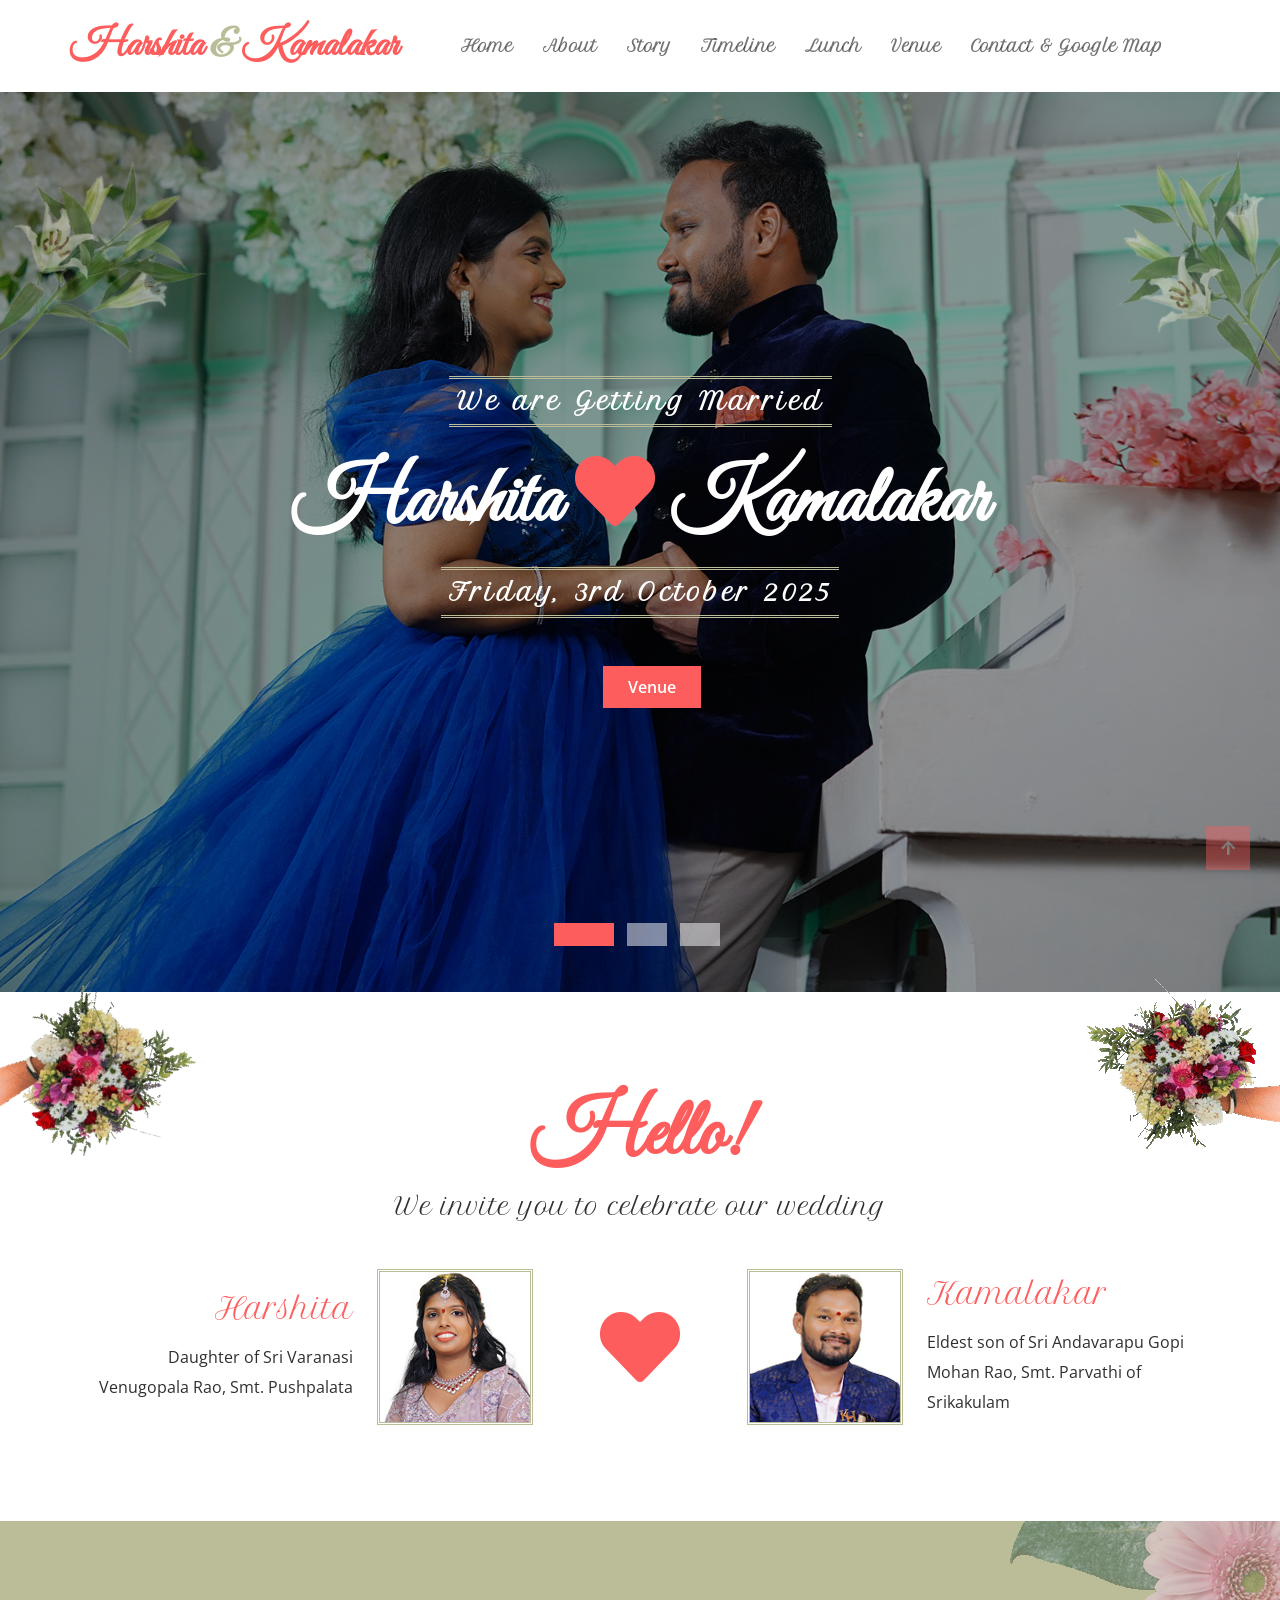
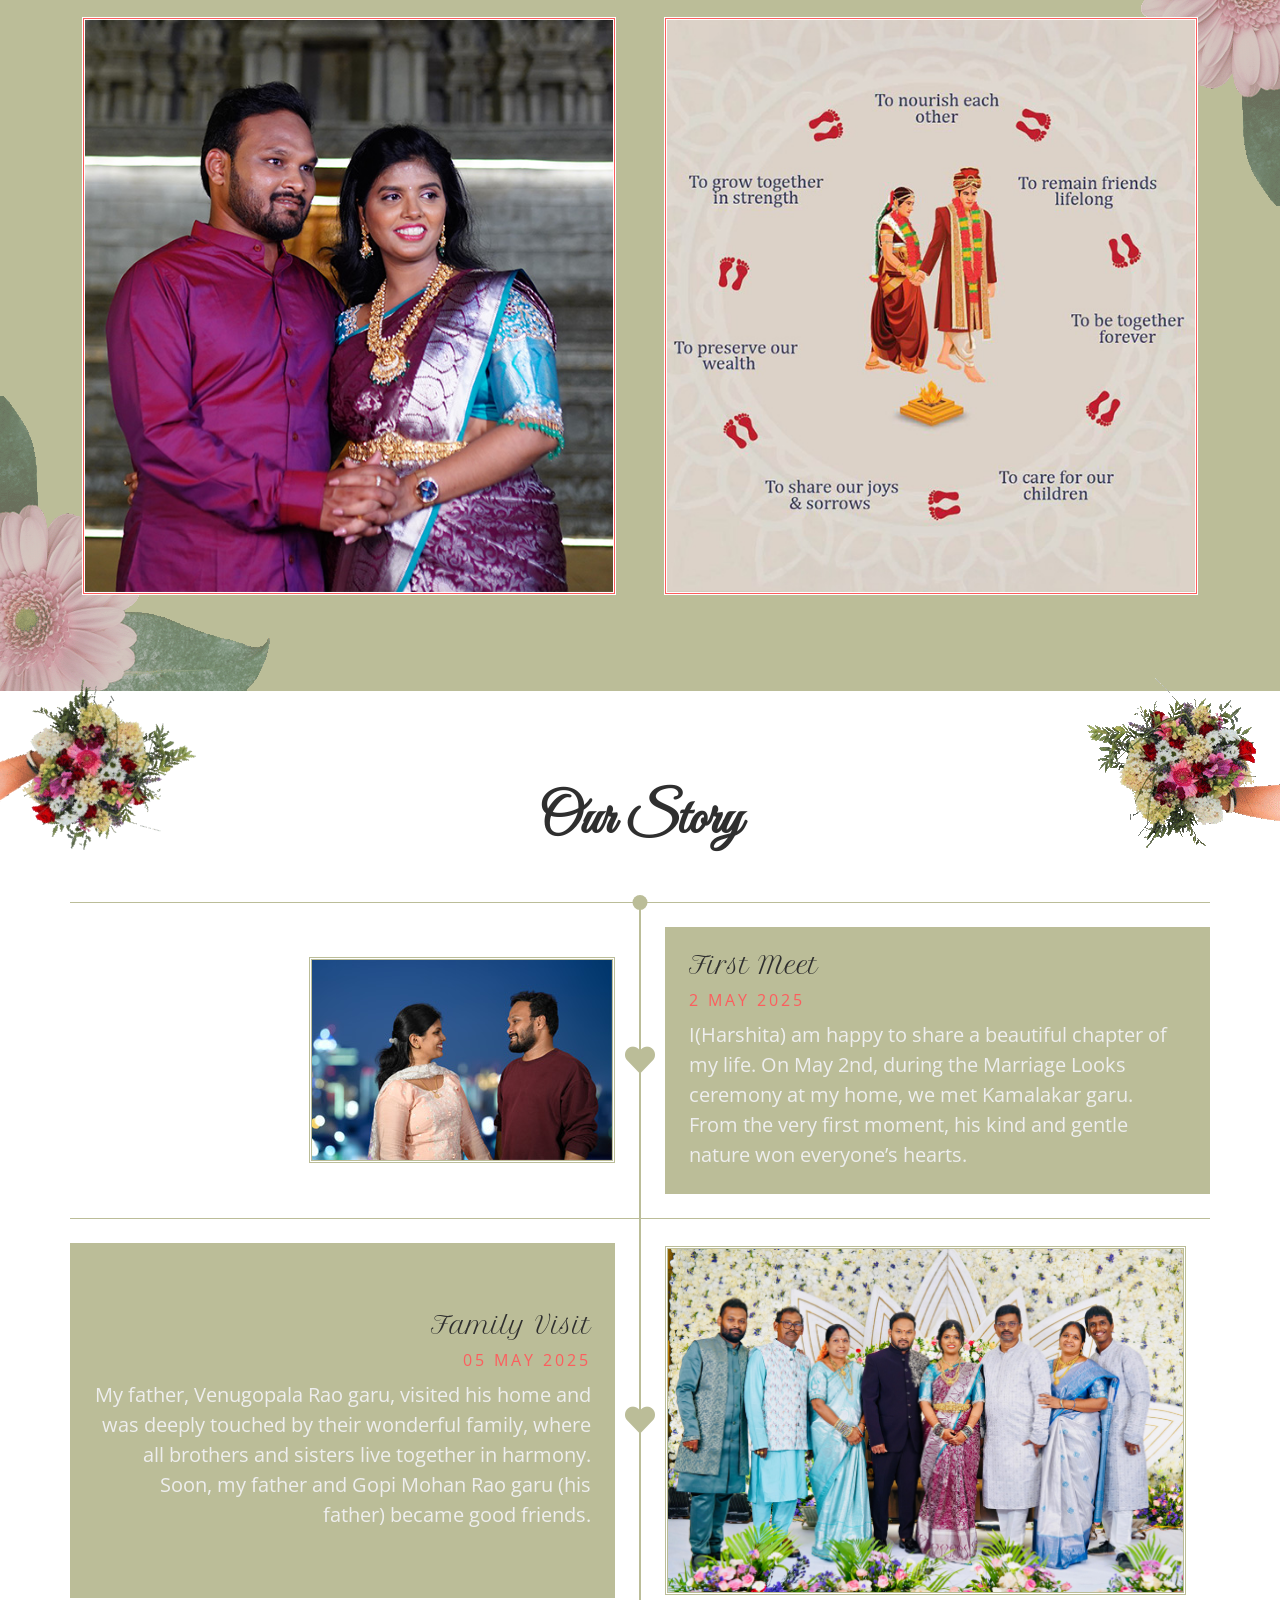
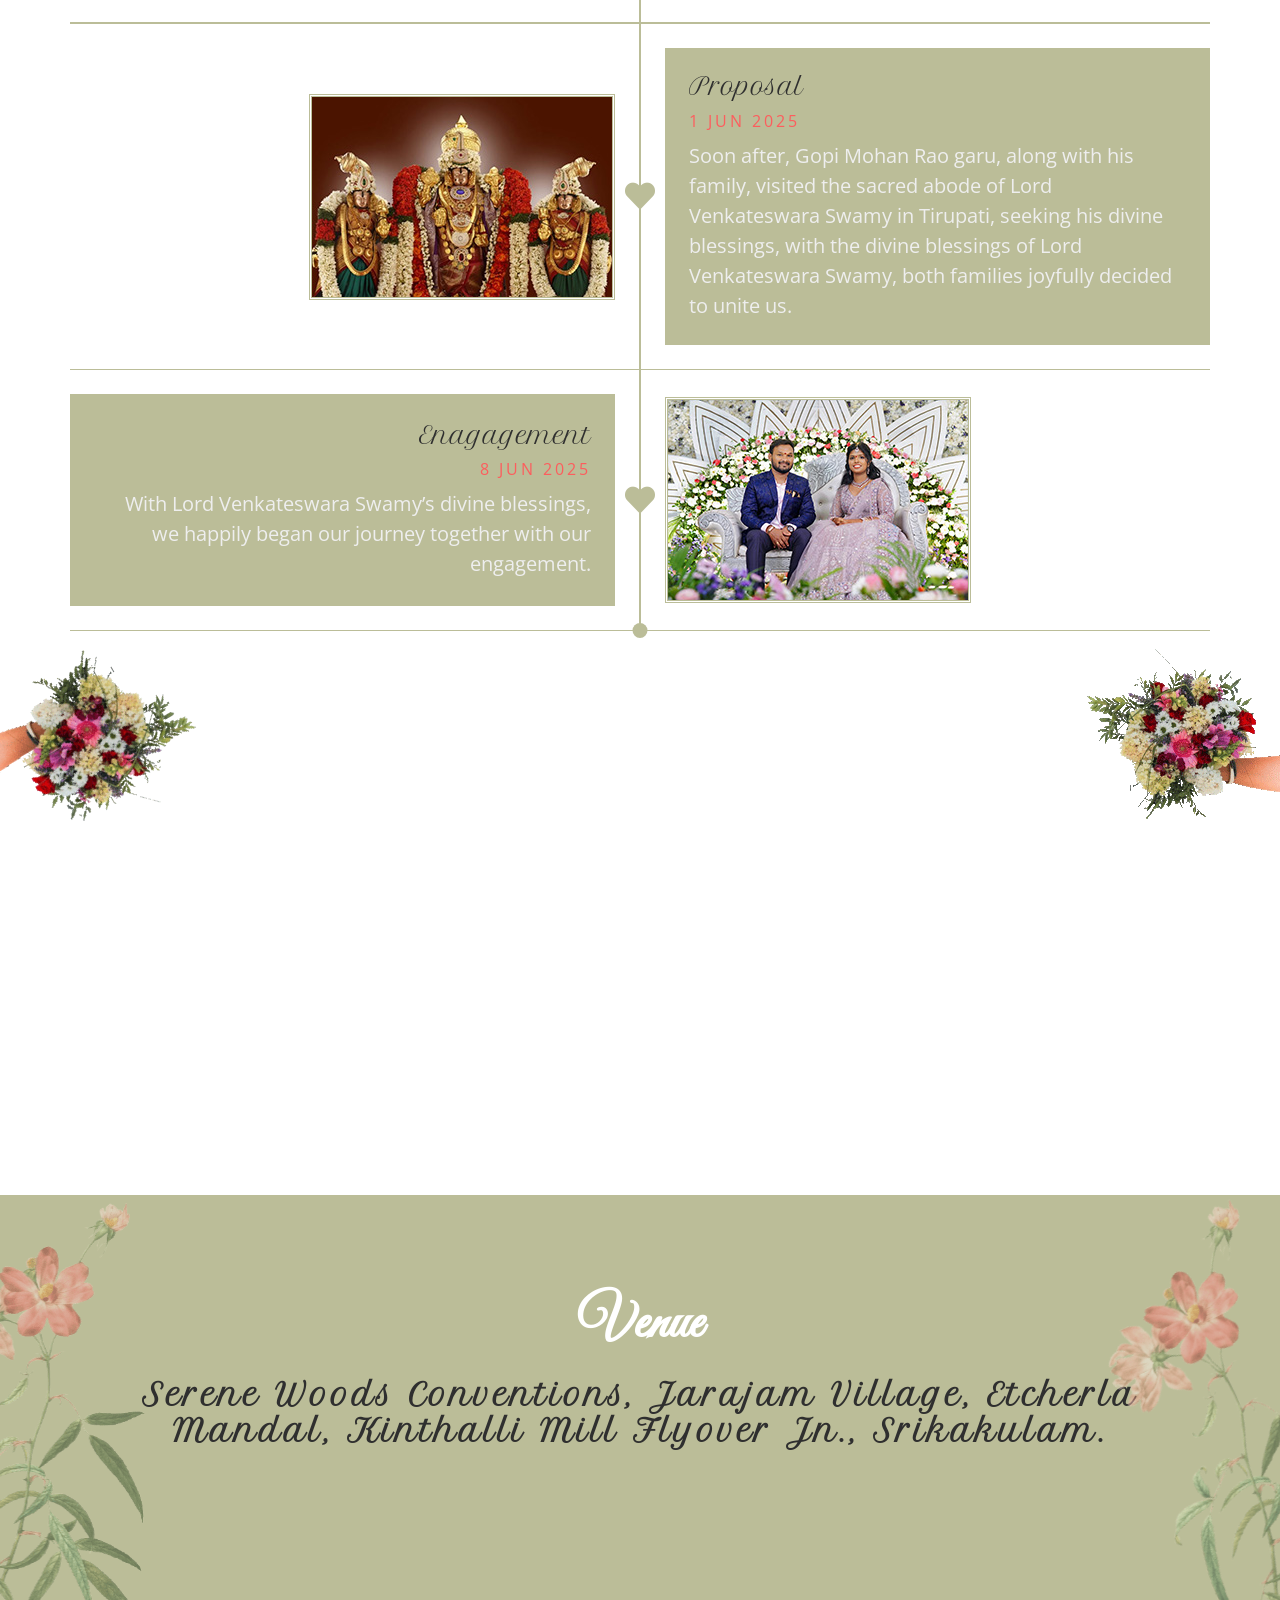
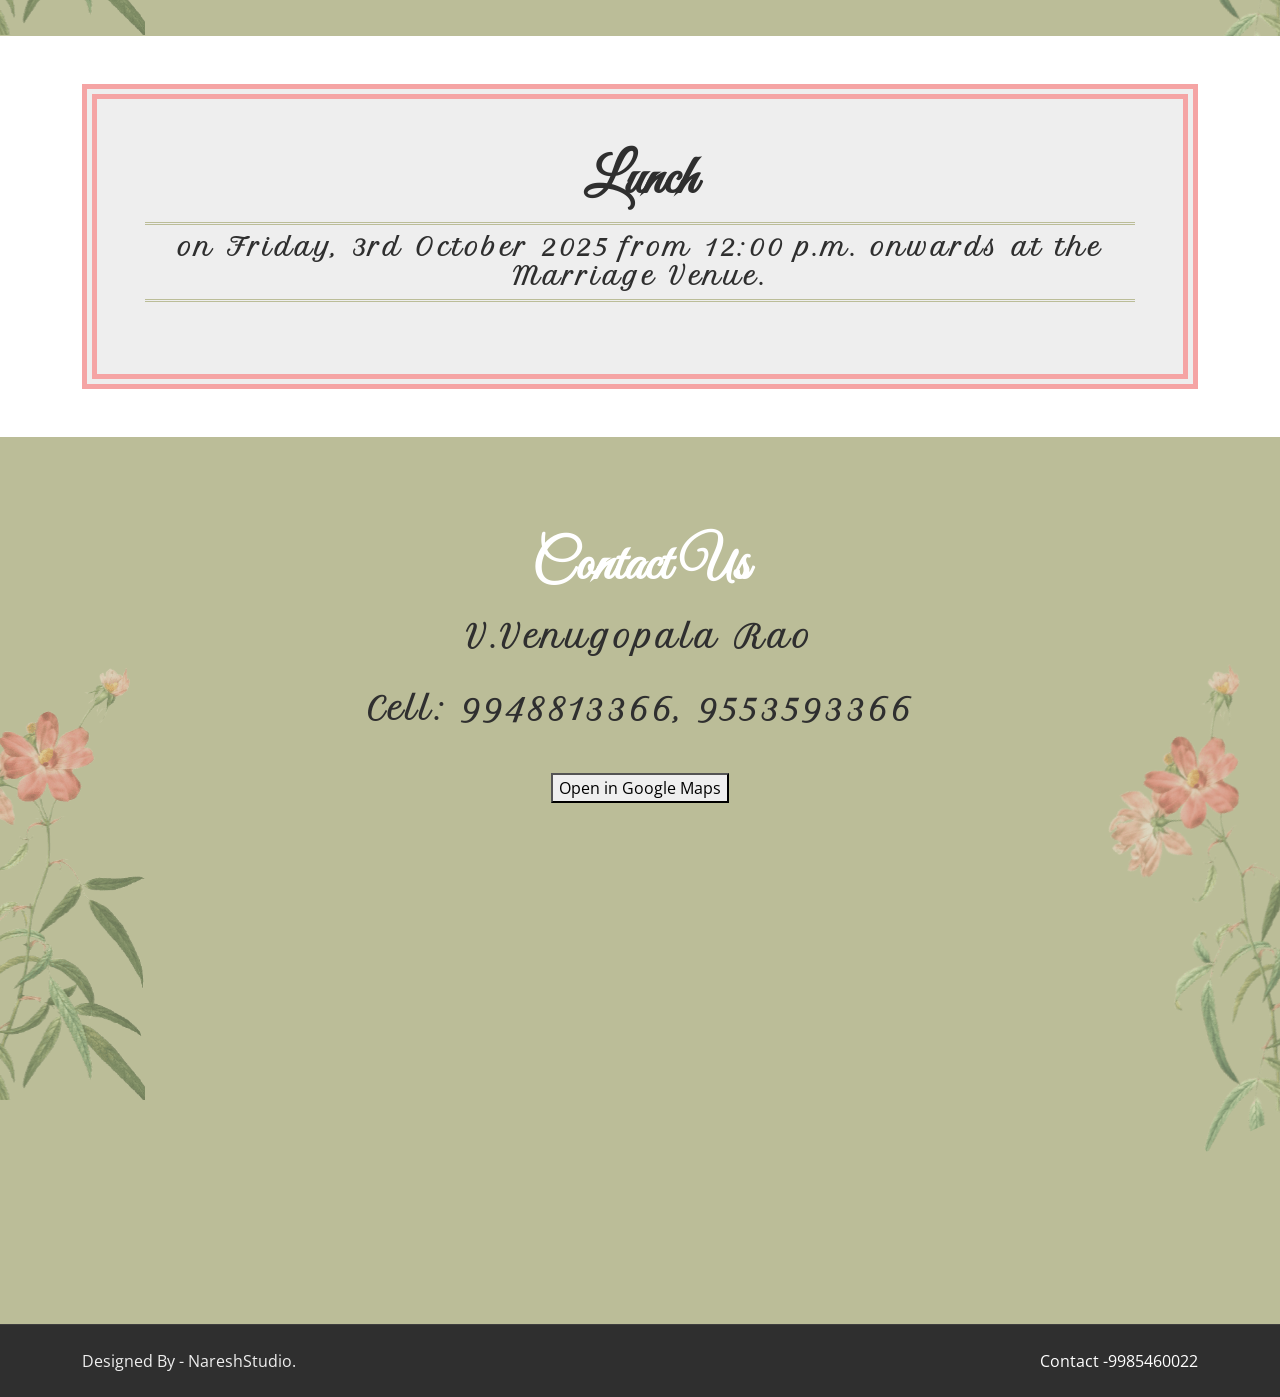
<file: index.html>
<!DOCTYPE html>
<html lang="en">

<head>
    <meta charset="utf-8">
    <title>Harshita and Kamalakar - Wedding Invitation</title>
    <meta content="width=device-width, initial-scale=1.0" name="viewport">
    <meta content="" name="keywords">
    <meta content="" name="description">

    <!-- Google Web Fonts -->
    <link rel="preconnect" href="https://fonts.googleapis.com">
    <link rel="preconnect" href="https://fonts.gstatic.com" crossorigin>
    <link
        href="https://fonts.googleapis.com/css2?family=Great+Vibes&family=Open+Sans:wght@400;500;600&family=Petit+Formal+Script&display=swap"
        rel="stylesheet">

    <!-- Icon Font Stylesheet -->
    <link rel="stylesheet" href="https://use.fontawesome.com/releases/v5.15.4/css/all.css" />
    <link href="https://cdn.jsdelivr.net/npm/bootstrap-icons@1.4.1/font/bootstrap-icons.css" rel="stylesheet">

    <!-- Libraries Stylesheet -->
    <link href="lib/animate/animate.min.css" rel="stylesheet">
    <link href="lib/lightbox/css/lightbox.min.css" rel="stylesheet">


    <!-- Customized Bootstrap Stylesheet -->
    <link href="css/bootstrap.min.css" rel="stylesheet">

    <!-- Template Stylesheet -->
    <link href="css/style.css" rel="stylesheet">

</head>

<body data-bs-spy="scroll" data-bs-target="#navBar" id="weddingHome">


    <!-- Spinner Start -->
    <div id="spinner"
        class="show w-100 vh-100 bg-white position-fixed translate-middle top-50 start-50  d-flex align-items-center justify-content-center">
        <div class="spinner-grow text-primary" role="status"></div>
    </div>
    <!-- Spinner End -->


    <!-- Navbar start -->
    <div class="container-fluid sticky-top px-0">
        <div class="container-fluid">
            <div class="container px-0">
                <nav class="navbar navbar-light navbar-expand-xl" id="navBar">
                    <a href="index.html" class="navbar-brand">
                        <h4 class="text-primary display-6 fw-bold mb-0">Harshita <strong
                                class="text-secondary">&</strong> Kamalakar
                        </h4>
                    </a>
                    <button class="navbar-toggler py-2 px-3" type="button" data-bs-toggle="collapse"
                        data-bs-target="#navbarCollapse">
                        <span class="fa fa-bars text-primary"></span>
                    </button>
                    <div class="collapse navbar-collapse py-3" id="navbarCollapse">
                        <div class="navbar-nav mx-auto border-top">
                            <a href="#weddingHome" class="nav-item nav-link active">Home</a>
                            <a href="#weddingAbout" class="nav-item nav-link">About</a>
                            <a href="#weddingStory" class="nav-item nav-link">Story</a>
                            <a href="#weddingTimeline" class="nav-item nav-link">Timeline</a>
                            <a href="#weddingLunch" class="nav-item nav-link">Lunch</a>
                            <a href="#weddingVenue" class="nav-item nav-link">Venue</a>
                            <a href="#weddingMap" class="nav-item nav-link">Contact & Google Map</a>
                        </div>

                    </div>
                </nav>
            </div>
        </div>
    </div>
    <!-- Navbar End -->



    <!-- Carousel Start -->
    <div class="container-fluid carousel-header px-0">
        <div id="carouselId" class="carousel slide" data-bs-ride="carousel">
            <ol class="carousel-indicators">
                <li data-bs-target="#carouselId" data-bs-slide-to="0" class="active"></li>
                <li data-bs-target="#carouselId" data-bs-slide-to="1"></li>
                <li data-bs-target="#carouselId" data-bs-slide-to="2"></li>
            </ol>
            <div class="carousel-inner" role="listbox">
                <div class="carousel-item active">
                    <img src="img/carousel-1.jpg" class="img-fluid" alt="Image">
                    <div class="carousel-caption">
                        <div class="p-3 mx-auto animated zoomIn" style="max-width: 900px;">
                            <div class="d-inline-block border-end-0 border-start-0 border-secondary p-2 mb-4"
                                style="border-style: double;">
                                <h4 class="text-white fw-bold mb-0" style="letter-spacing: 3px;">We are Getting Married
                                </h4>
                            </div>
                            <h1 class="display-1 text-capitalize text-white mb-3">Harshita <i
                                    class="fa fa-heart text-primary"></i> Kamalakar</h1>
                            <div class="d-inline-block border-end-0 border-start-0 border-secondary p-2 mb-5"
                                style="border-style: double;">
                                <h4 class="text-white fw-bold mb-0" style="letter-spacing: 3px;">Friday,
                                    3rd October 2025</h4>
                            </div>
                            <div>
                                <a class="btn btn-primary btn-primary-outline-0 py-2 px-4 ms-4" href="#weddingMap"
                                    class="nav-item nav-link">Venue</a>
                            </div>


                        </div>
                    </div>
                </div>
                <div class="carousel-item">
                    <img src="img/carousel-2.jpg" class="img-fluid" alt="Image">
                    <div class="carousel-caption">
                        <div class="p-3 mx-auto animated zoomIn" style="max-width: 900px;">
                            <div class="d-inline-block border-end-0 border-start-0 border-secondary p-2 mb-5"
                                style="border-style: double;">
                                <h4 class="text-white fw-bold mb-0" style="letter-spacing: 3px;">We are Getting Married
                                </h4>
                            </div>
                            <h1 class="display-1 text-capitalize text-white mb-3">Harshita <i
                                    class="fa fa-heart text-primary"></i> Kamalakar</h1>
                            <div class="d-inline-block border-end-0 border-start-0 border-secondary p-2 mb-4"
                                style="border-style: double;">
                                <h4 class="text-white fw-bold mb-0" style="letter-spacing: 3px;">Friday,
                                    3rd October 2025</h4>
                            </div>
                            <div>
                                <a class="btn btn-primary btn-primary-outline-0 py-2 px-4 ms-4" href="#weddingMap"
                                    class="nav-item nav-link">Venue</a>
                            </div>

                        </div>
                    </div>
                </div>
                <div class="carousel-item">
                    <img src="img/carousel-3.png" class="img-fluid bg-secondary" alt="Image">
                    <div class="carousel-caption">
                        <div class="p-3 mx-auto animated zoomIn" style="max-width: 900px;">
                            <div class="d-inline-block border-end-0 border-start-0 border-secondary p-2 mb-4"
                                style="border-style: double;">
                                <h4 class="text-white fw-bold mb-0" style="letter-spacing: 3px;">We are Getting Married
                                </h4>
                            </div>
                            <h1 class="display-1 text-capitalize text-white mb-3">Harshita <i
                                    class="fa fa-heart text-primary"></i> Kamalakar</h1>
                            <div class="d-inline-block border-end-0 border-start-0 border-secondary p-2 mb-4"
                                style="border-style: double;">
                                <h4 class="text-white fw-bold mb-0" style="letter-spacing: 3px;">Friday,
                                    3rd October 2025</h4>
                            </div>
                            <div>
                                <a class="btn btn-primary btn-primary-outline-0 py-2 px-4 ms-4" href="#weddingMap"
                                    class="nav-item nav-link">Venue</a>
                            </div>

                        </div>
                    </div>
                </div>
            </div>
            <button class="carousel-control-prev" type="button" data-bs-target="#carouselId" data-bs-slide="prev">
                <span class="carousel-control-prev-icon" aria-hidden="true"></span>
                <span class="visually-hidden">Previous</span>
            </button>
            <button class="carousel-control-next" type="button" data-bs-target="#carouselId" data-bs-slide="next">
                <span class="carousel-control-next-icon" aria-hidden="true"></span>
                <span class="visually-hidden">Next</span>
            </button>
        </div>
    </div>
    <!-- Carousel End -->


    <!-- Hello! Start -->
    <div class="container-fluid position-relative py-5" id="weddingAbout">
        <div class="position-absolute" style="top: -35px; right: 0;">
            <img src="img/tamp-bg-1.png" class="img-fluid" alt="">
        </div>
        <div class="position-absolute" style="top: -10px; left: 0; transform: rotate(150deg);">
            <img src="img/tamp-bg-1.png" class="img-fluid" alt="">
        </div>
        <div class="container position-relative py-5">
            <div class="mx-auto text-center mb-5 wow fadeInUp" data-wow-delay="0.1s" style="max-width: 800;">
                <h1 class="text-primary display-1">Hello!</h1>
                <h4 class="text-dark mb-0">We invite you to celebrate our wedding</h4>
            </div>
            <div class="row">
                <div class="col-lg-12">
                    <div class="row g-4 align-items-center">
                        <div class="col-lg-5 wow fadeInUp" data-wow-delay="0.3s">
                            <div class="d-flex">
                                <div class="text-end my-auto pe-4">
                                    <h3 class="text-primary mb-3">Harshita</h3>
                                    <p class="text-dark mb-0" style="line-height: 30px;">Daughter of Sri Varanasi
                                        Venugopala Rao, Smt. Pushpalata
                                    </p>
                                </div>
                                <img src="img/bride.jpg" class="img-fluid img-border" alt="">
                            </div>
                        </div>
                        <div class="col-lg-2 wow fadeIn" data-wow-delay="0.5s">
                            <div class="d-flex align-items-center justify-content-center">
                                <i class="fa fa-heart fa-5x text-primary"></i>
                            </div>
                        </div>
                        <div class="col-lg-5 wow fadeInUp" data-wow-delay="0.3s">
                            <div class="d-flex">
                                <img src="img/Groom.jpg" class="img-fluid img-border" alt="">
                                <div class="my-auto ps-4">
                                    <h3 class="text-primary mb-3">Kamalakar</h3>
                                    <p class="text-dark mb-0" style="line-height: 30px;">Eldest son of Sri Andavarapu
                                        Gopi Mohan Rao, Smt. Parvathi of Srikakulam
                                    </p>
                                </div>
                            </div>
                        </div>
                    </div>
                </div>
            </div>
        </div>
    </div>
    <!-- Hello! End -->


    <!-- About Start -->
    <div class="container-fluid position-relative overflow-hidden bg-secondary py-5">
        <img src="img/bg-flower.png" class="img-fluid position-absolute top-0"
            style="right: -15px; transform: rotate(270deg); opacity: 0.5;" alt="">
        <img src="img/bg-flower.png" class="img-fluid position-absolute"
            style="bottom: 10px; left: -15px; transform: rotate(90deg); opacity: 0.5;" alt="">
        <div class="container py-5 position-relative">
            <div class="row g-5 align-items-center">
                <div class="col-xl-6 wow fadeIn" data-wow-delay="0.1s">
                    <div class="border-white bg-primary" style="border-style: double;">
                        <img src="img/about-1.jpg" class="img-fluid w-100" alt="">
                    </div>
                </div>
                <div class="col-xl-6">
                    <div class="wow fadeIn" data-wow-delay="0.3s">

                        <div class="border-white bg-primary" style="border-style: double;">
                            <img src="img/7.jpg" class="img-fluid w-100" alt="">
                        </div>

                    </div>
                </div>
            </div>
        </div>
    </div>
    <!-- About End -->


    <!-- Story Start -->
    <div class="container-fluid story position-relative py-5" id="weddingStory">
        <div class="position-absolute" style="top: -35px; right: 0;">
            <img src="img/tamp-bg-1.png" class="img-fluid" alt="">
        </div>
        <div class="position-absolute" style="top: -15px; left: 0; transform: rotate(150deg);">
            <img src="img/tamp-bg-1.png" class="img-fluid" alt="">
        </div>
        <div class="container position-relative py-5">
            <div class="text-center mb-5 wow fadeInUp" data-wow-delay="0.1s">

                <h1 class="display-4">Our Story</h1>
            </div>
            <div class="story-timeline">
                <div class="row wow fadeInUp" data-wow-delay="0.2s">
                    <div class="col-md-6 text-end border-0 border-top border-end border-secondary p-4">
                        <div class="d-inline-flex align-items-center h-100">
                            <img src="img/story-1.jpg" class="img-fluid w-100 img-border" alt="">
                        </div>
                    </div>
                    <div class="col-md-6 border-start border-top border-secondary p-4 pe-0">
                        <div class="h-100 d-flex flex-column justify-content-center bg-secondary p-4">
                            <h4 class="mb-2 text-dark">First Meet</h4>
                            <p class="text-uppercase text-primary mb-2" style="letter-spacing: 3px;">2 May 2025</p>
                            <p class="m-0 fs-5">I(Harshita) am happy to share a beautiful chapter of my life. On May
                                2nd, during the Marriage Looks ceremony at my home, we met Kamalakar garu. From the very
                                first moment, his kind and gentle nature won everyone’s hearts.</p>
                        </div>
                    </div>
                </div>
                <div class="row flex-column-reverse flex-md-row wow fadeInUp" data-wow-delay="0.5s">
                    <div class="col-md-6 text-end border border-start-0 border-secondary p-4 ps-0">
                        <div class="h-100 d-flex flex-column justify-content-center bg-secondary p-4">
                            <h4 class="text-dark mb-2">Family Visit</h4>
                            <p class="text-uppercase text-primary mb-2" style="letter-spacing: 3px;">05 May 2025</p>
                            <p class="m-0 fs-5">My father, Venugopala Rao garu, visited his home and was deeply touched
                                by their wonderful family, where all brothers and sisters live together in harmony.
                                Soon, my father and Gopi Mohan Rao garu (his father) became good friends.</p>
                        </div>
                    </div>
                    <div class="col-md-6 border border-end-0 border-secondary p-4">
                        <div class="d-inline-flex align-items-center h-100">
                            <img src="img/parents.jpg" class="img-fluid w-100 img-border" alt="">
                        </div>
                    </div>
                </div>
                <div class="row wow fadeInUp" data-wow-delay="0.4s">
                    <div class="col-md-6 text-end border-end border-top border-secondary p-4 ps-0">
                        <div class="d-inline-flex align-items-center h-100">
                            <img src="img/Proposal.jpg" class="img-fluid w-100 img-border" alt="">
                        </div>
                    </div>
                    <div class="col-md-6 border-start border-top border-secondary p-4 pe-0">
                        <div class="h-100 d-flex flex-column justify-content-center bg-secondary p-4">
                            <h4 class="text-dark mb-2">Proposal</h4>
                            <p class="text-uppercase text-primary mb-2" style="letter-spacing: 3px;">1 Jun 2025</p>
                            <p class="m-0 fs-5">Soon after, Gopi Mohan Rao garu, along with his family, visited the
                                sacred abode of Lord Venkateswara Swamy in Tirupati, seeking his divine blessings, with
                                the divine blessings of Lord Venkateswara Swamy, both families joyfully decided to unite
                                us.</p>
                        </div>
                    </div>
                </div>
                <div class="row flex-column-reverse flex-md-row wow fadeInUp" data-wow-delay="0.5s">
                    <div class="col-md-6 text-end border border-start-0 border-secondary p-4 ps-0">
                        <div class="h-100 d-flex flex-column justify-content-center bg-secondary p-4">
                            <h4 class="text-dark mb-2">Enagagement</h4>
                            <p class="text-uppercase text-primary mb-2" style="letter-spacing: 3px;">8 Jun 2025</p>
                            <p class="m-0 fs-5">With Lord Venkateswara Swamy’s divine blessings, we happily began our
                                journey together with our engagement.</p>
                        </div>
                    </div>
                    <div class="col-md-6 border border-end-0 border-secondary p-4">
                        <div class="d-inline-flex align-items-center h-100">
                            <img src="img/story-4.jpg" class="img-fluid w-100 img-border" alt="">
                        </div>
                    </div>
                </div>
            </div>
        </div>
    </div>
    <!-- Story End -->


    <!--- Wedding Date -->
    <div class="container-fluid wedding-date-bg position-relative py-5" id="weddingTimeline">
        <div class="position-absolute" style="top: -100px; right: 0;">
            <img src="img/tamp-bg-1.png" class="img-fluid" alt="">
        </div>
        <div class="position-absolute" style="top: -80px; left: 0; transform: rotate(150deg);">
            <img src="img/tamp-bg-1.png" class="img-fluid" alt="">
        </div>
        <div class="container py-5 wow zoomIn" data-wow-delay="0.1s">
            <div class="wedding-date text-center bg-light p-5"
                style="border-style: double !important; border: 15px solid rgba(253, 93, 93, 0.5);">
                <div class="wedding-date-content">

                    <h1 class="display-4">We Are Getting Married</h1>
                    <div class="d-inline-block border-end-0 border-start-0 border-secondary p-2 mb-4"
                        style="border-style: double;">
                        <h4 class="text-dark fw-bold mb-0" style="letter-spacing: 3px;">on Friday, 3rd
                            October 2025 at 9:08 hrs</h4>
                    </div>

                </div>
                <div class="position-absolute"
                    style="top: 15%; right: -30px; transform: rotate(320deg); opacity: 0.5; z-index: 1;">
                    <img src="img/attendance-bg.png" class="img-fluid" alt="">
                </div>
                <div class="position-absolute"
                    style="top: 15%; left: -10px; transform: rotate(-320deg); opacity: 0.5; z-index: 1;">
                    <img src="img/attendance-bg.png" class="img-fluid" alt="">
                </div>
            </div>
        </div>
    </div>
    <!-- Wedding Date -->


    <!-- Wedding venue start -->
    <div id="weddingVenue" class="container-fluid wedding-timeline bg-secondary position-relative overflow-hidden py-5">
        <div class="position-absolute" style="top: 50%; left: -100px; transform: translateY(-50%); opacity: 0.5;">
            <img src="img/wedding-bg.png" class="img-fluid" alt="">
        </div>
        <div class="position-absolute"
            style="top: 50%; right: -160px; transform: translateY(-50%); opacity: 0.5; rotate: 335deg;">
            <img src="img/wedding-bg.png" class="img-fluid" alt="">
        </div>
        <div class="container py-5">
            <div class="text-center mb-5">
                <h1 class="display-4 text-white">Venue</h1>

                <div class="d-inline-block border-end-0 border-start-0 border-secondary p-2 mb-4"
                    style="border-style: double;">
                    <h4 style="letter-spacing: 3px; font-size: 30px; font-weight: bold;">Serene Woods Conventions,
                        Jarajam Village, Etcherla Mandal, Kinthalli Mill Flyover Jn., Srikakulam.</h4>
                </div>
            </div>

        </div>
    </div>
    <!-- Wedding venue End -->


    <!-- Wedding Lunch Start -->

    <div class="container py-5 wow zoomIn" data-wow-delay="0.1s" id="weddingLunch">
        <div class="wedding-date text-center bg-light p-5"
            style="border-style: double !important; border: 15px solid rgba(253, 93, 93, 0.5);">
            <div class="wedding-date-content">

                <h1 class="display-4">Lunch</h1>
                <div class="d-inline-block border-end-0 border-start-0 border-secondary p-2 mb-4"
                    style="border-style: double;">
                    <h4 class="text-dark fw-bold mb-0" style="letter-spacing: 3px;">on Friday, 3rd
                        October 2025 from 12:00 p.m. onwards at the Marriage Venue.</h4>
                </div>

            </div>
            <div class="position-absolute"
                style="top: 15%; right: -30px; transform: rotate(320deg); opacity: 0.5; z-index: 1;">
                <img src="img/attendance-bg.png" class="img-fluid" alt="">
            </div>
            <div class="position-absolute"
                style="top: 15%; left: -10px; transform: rotate(-320deg); opacity: 0.5; z-index: 1;">
                <img src="img/attendance-bg.png" class="img-fluid" alt="">
            </div>
        </div>
    </div>
    <!-- Wedding Lunch end -->


    <!-- Wedding Contact start -->
    <div id="weddingMap" class="container-fluid wedding-timeline bg-secondary position-relative overflow-hidden py-5">
        <div class="position-absolute" style="top: 50%; left: -100px; transform: translateY(-50%); opacity: 0.5;">
            <img src="img/wedding-bg.png" class="img-fluid" alt="">
        </div>
        <div class="position-absolute"
            style="top: 50%; right: -160px; transform: translateY(-50%); opacity: 0.5; rotate: 335deg;">
            <img src="img/wedding-bg.png" class="img-fluid" alt="">
        </div>
        <div class="container py-5">
            <div class="text-center mb-5">
                <h1 class="display-4 text-white">Contact Us</h1>

                <div class="d-inline-block border-end-0 border-start-0 border-secondary p-2 mb-4"
                    style="border-style: double;">
                    <h4 style="letter-spacing: 3px; font-size: 30px; font-weight: bold;">V.Venugopala Rao </br>
                        </br>Cell: 9948813366, 9553593366</h4>
                </div>
                <div class="border-secondary" style="border-style: double; height:410px;">
                    <button class="map-btn mb-3"
                        onclick="window.open('https://www.google.com/maps/embed?pb=!1m18!1m12!1m3!1d14917.924349690109!2d83.82384828873268!3d18.27052200000001!2m3!1f0!2f0!3f0!3m2!1i1024!2i768!4f13.1!3m3!1m2!1s0x3a3c130045195377%3A0x5ebb8512a9d71ddb!2sSERENE%20WOODS%20RESORT%20jarajam%20Etcherla!5e1!3m2!1sen!2sin!4v1758999305951!5m2!1sen!2sin','_blank')">Open
                        in Google Maps</button>
                    <iframe class="w-100" style="height: 450px; margin-bottom: -6px;"
                        src="https://www.google.com/maps/embed?pb=!1m18!1m12!1m3!1d14917.924349690109!2d83.82384828873268!3d18.27052200000001!2m3!1f0!2f0!3f0!3m2!1i1024!2i768!4f13.1!3m3!1m2!1s0x3a3c130045195377%3A0x5ebb8512a9d71ddb!2sSERENE%20WOODS%20RESORT%20jarajam%20Etcherla!5e1!3m2!1sen!2sin!4v1758999305951!5m2!1sen!2sin"
                        ; loading="lazy" referrerpolicy="no-referrer-when-downgrade"></iframe>
                    <iframe width="600" height="450" style="border:0;" allowfullscreen="" loading="lazy"
                        referrerpolicy="no-referrer-when-downgrade"></iframe>
                </div>
            </div>

        </div>


    </div>
    <!-- Wedding Timeline End -->

    <!-- Copyright Start -->
    <div class="container-fluid copyright py-4">
        <div class="container">
            <div class="row g-4 align-items-center">
                <div class="col-md-6 text-center text-md-start mb-md-0">
                    <span class="text-light">Designed By - NareshStudio.</span>
                </div>
                <div class="col-md-6 text-center text-md-end text-white">
                    Contact -9985460022
                    <!--Designed By <a class="border-bottom" href="https://htmlcodex.com">HTML Codex</a> Distributed By <a href="https://themewagon.com">ThemeWagon</a>-->
                </div>
            </div>
        </div>
    </div>
    <!-- Copyright End -->

    <!-- Back to Top -->
    <a href="#" class="btn btn-primary btn-primary-outline-0 btn-md-square back-to-top"><i
            class="fa fa-arrow-up"></i></a>


    <!-- JavaScript Libraries -->
    <script src="https://ajax.googleapis.com/ajax/libs/jquery/3.6.4/jquery.min.js"></script>
    <script src="https://cdn.jsdelivr.net/npm/bootstrap@5.0.0/dist/js/bootstrap.bundle.min.js"></script>
    <script src="lib/wow/wow.min.js"></script>
    <script src="lib/easing/easing.min.js"></script>
    <script src="lib/waypoints/waypoints.min.js"></script>
    <script src="lib/lightbox/js/lightbox.min.js"></script>


    <!-- Template Javascript -->
    <script src="js/main.js"></script>


</body>


</html>
</file>
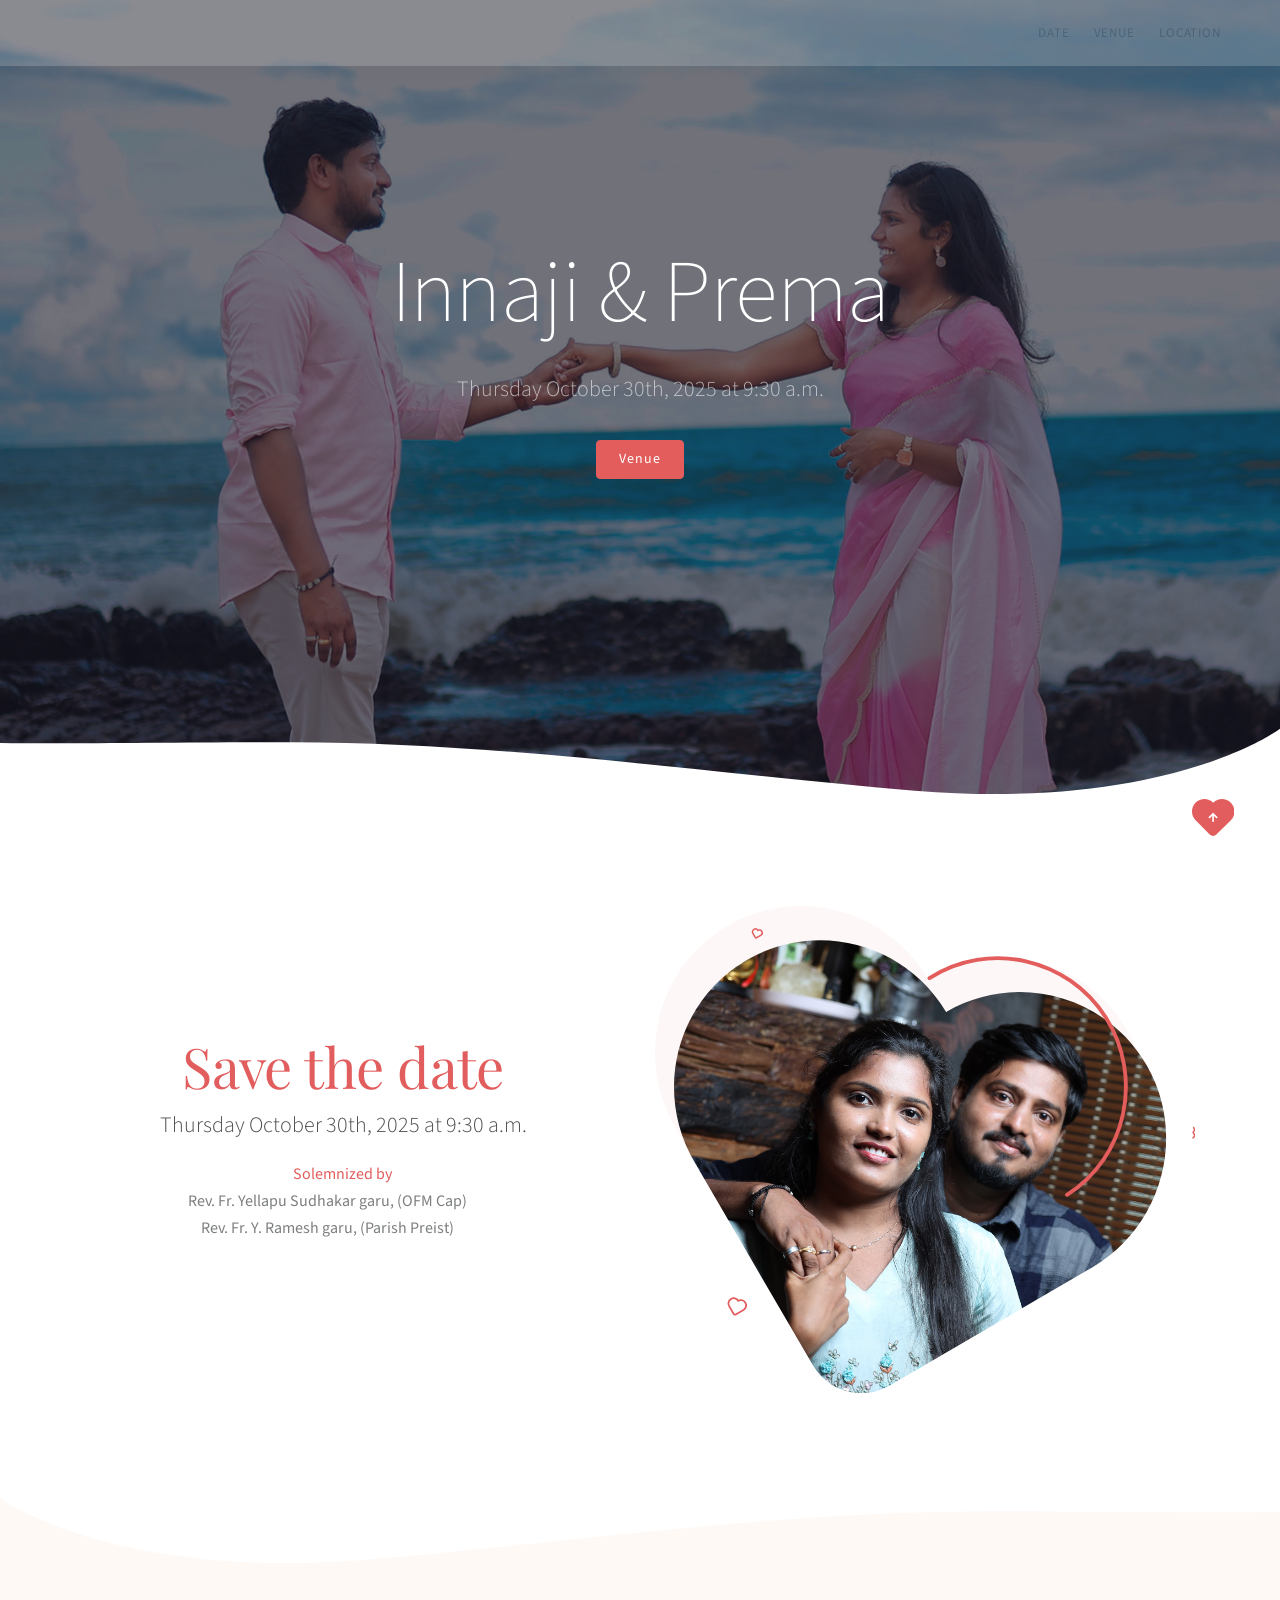
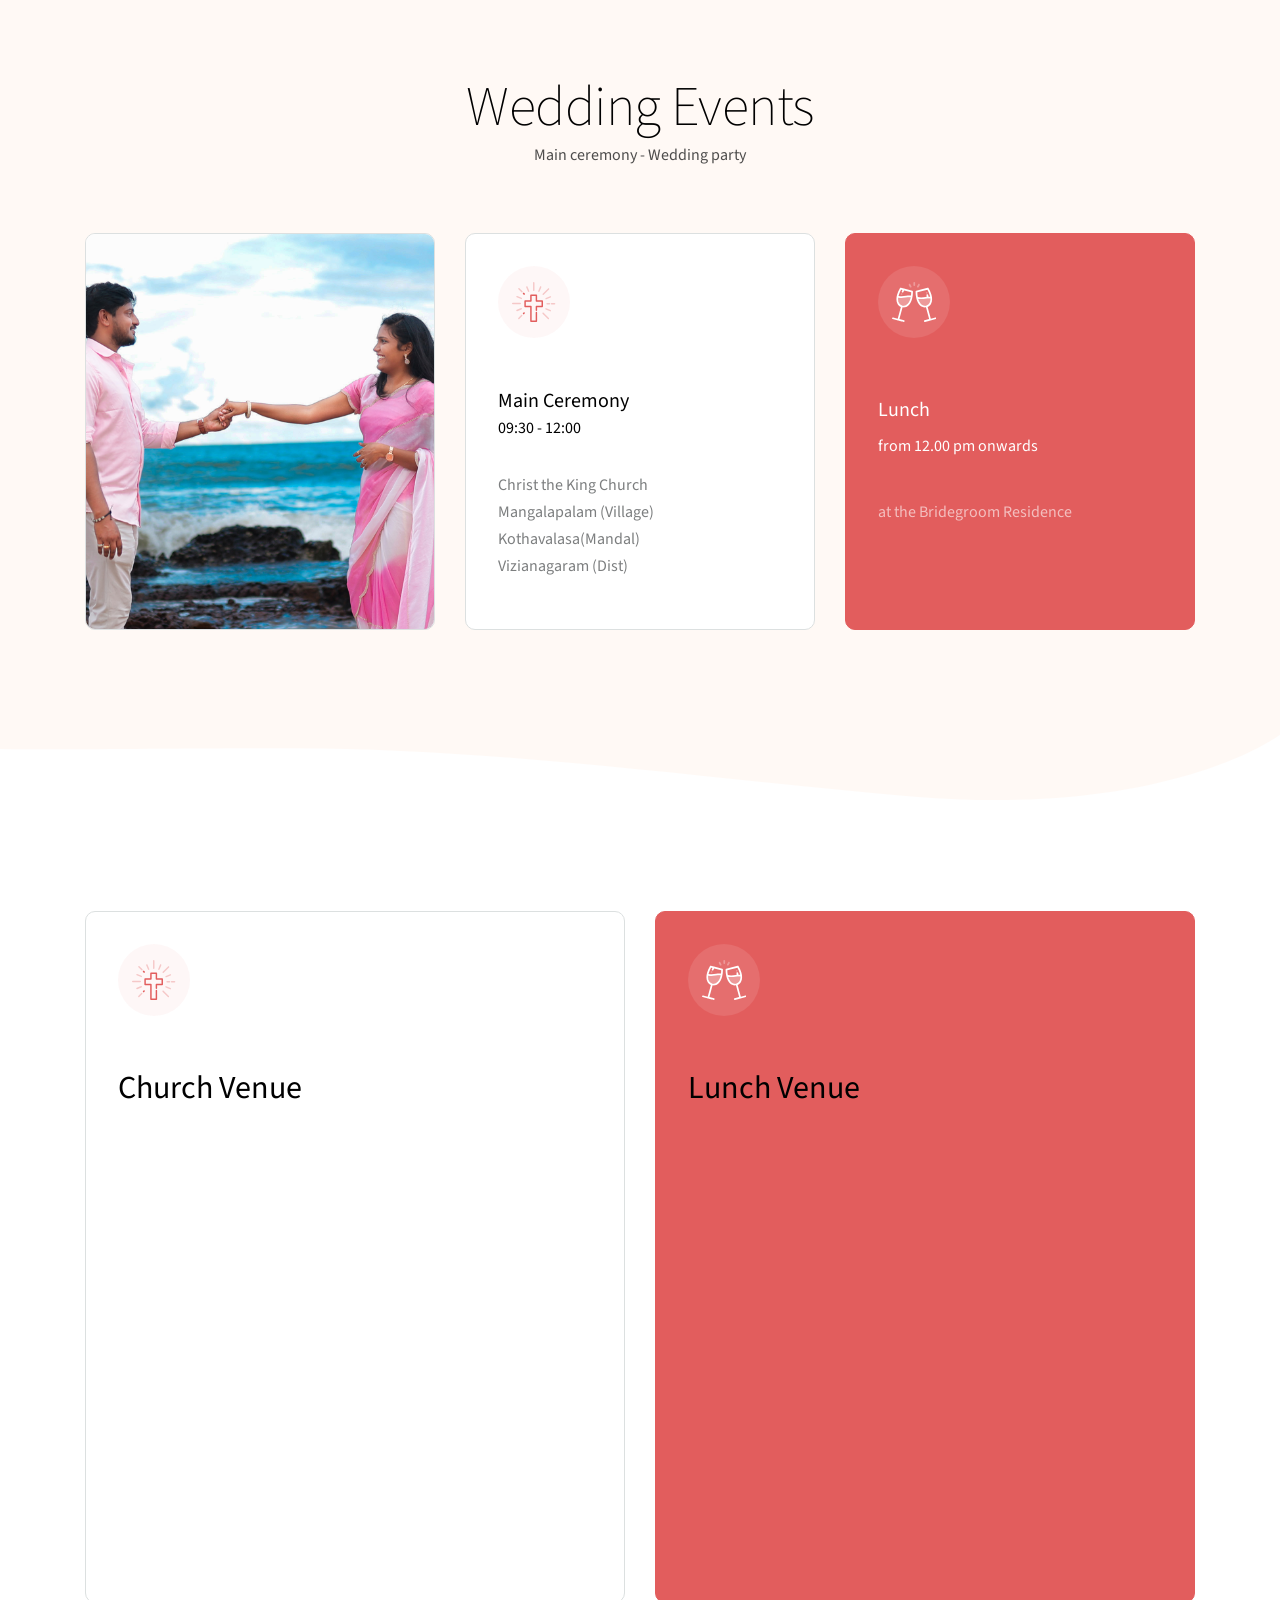
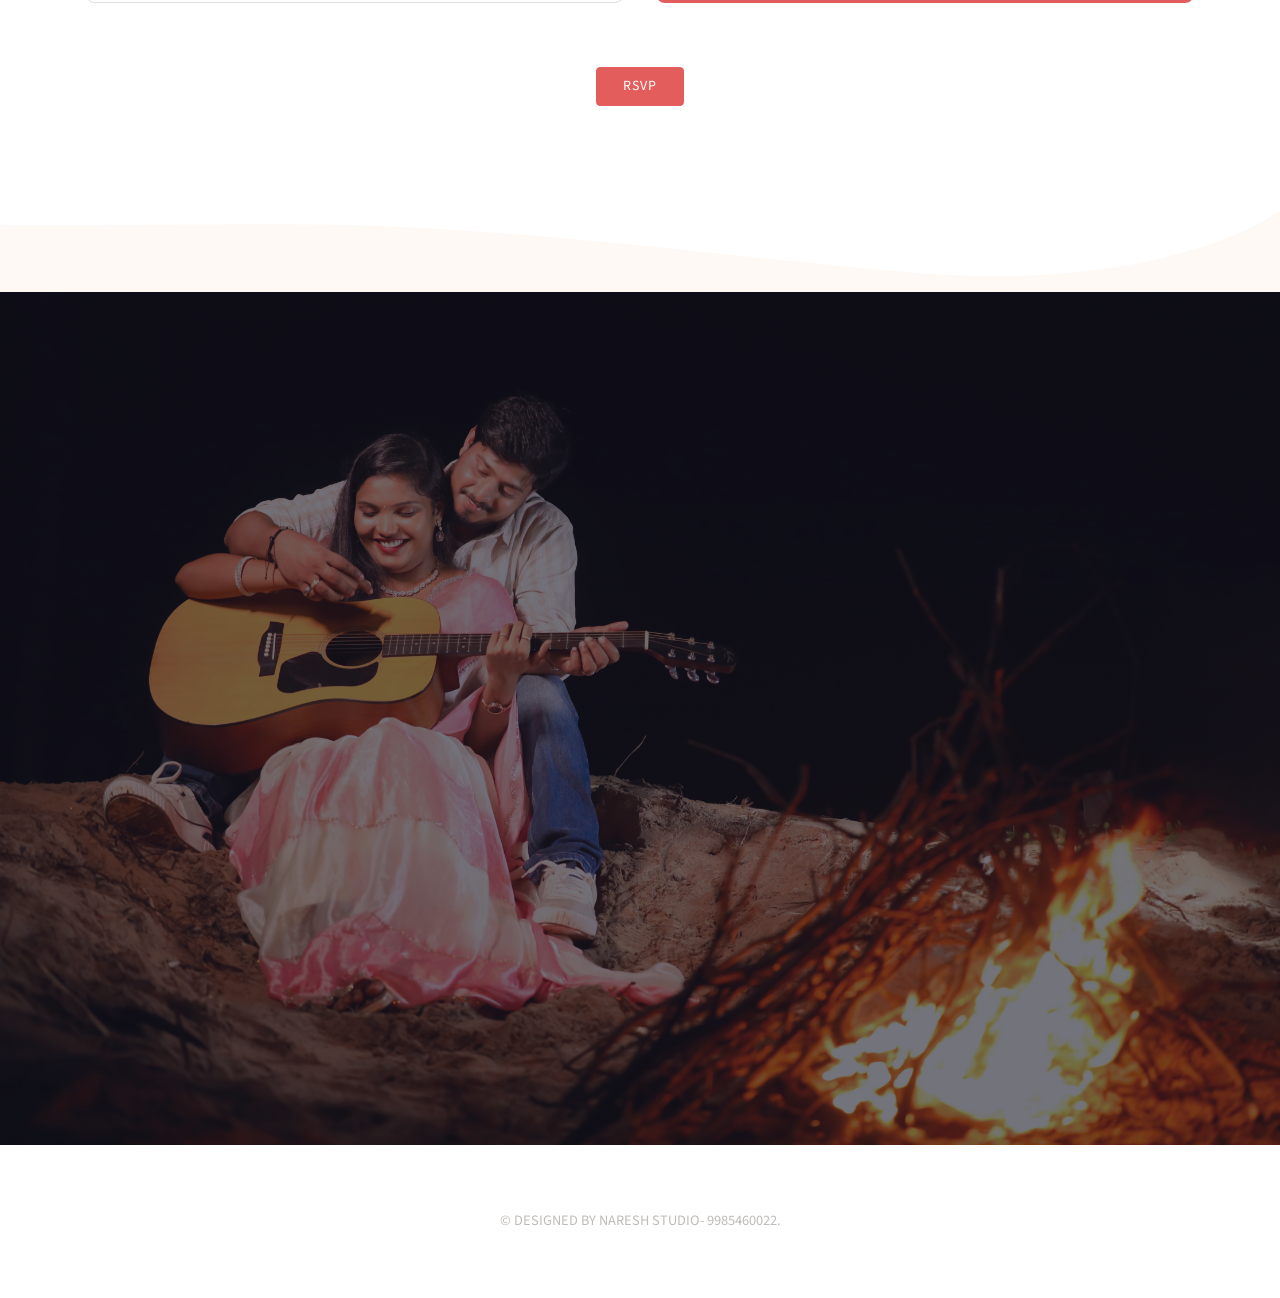
<file: Innaji-weds-Prema/index.html>
<!DOCTYPE html>
<html lang="en">
   <head>
      <!-- Metas -->
      <meta charset="utf-8">
      <title>Innaji weds Prema</title>
      <meta name="description" content="">
      <meta name="viewport" content="width=device-width, initial-scale=1.0">
      <!-- Css -->
      <link href="css/bootstrap.css" rel="stylesheet" type="text/css" media="all" />
      <link href="css/main.css" rel="stylesheet" type="text/css" media="all" />
      <link href="css/magnific-popup.css" rel="stylesheet" type="text/css" media="all" />
      <link href="css/fonts.css" rel="stylesheet" type="text/css" media="all" />
      <link href="https://fonts.googleapis.com/css?family=Playfair+Display" rel="stylesheet">
      <link href="https://fonts.googleapis.com/css?family=Source+Sans+Pro:200,300,400,600,700" rel="stylesheet">
   </head>
   <body>
      <!-- Preloader -->
      <div class="loader">
         <!-- Preloader inner -->
         <div class="loader-inner">
            <svg width="120" height="220" viewbox="0 0 100 100" class="loading-spinner" version="1.1" xmlns="http://www.w3.org/2000/svg">
               <circle class="spinner" cx="50" cy="50" r="21" fill="#ffffff" stroke-width="2" />
            </svg>
         </div>
         <!-- End preloader inner -->
      </div>
      <!-- End preloader-->
      <!--Wrapper-->
      <div class="wrapper">
         <!--Header-->
         <header class="header default">
            <div class="header-section">
               <!--Container-->
               <div class="container-fluid ">
                  <nav class="navbar navbar-expand-lg header-navbar ml-0 ml-lg-5">
                    <h2 style="color: white;">Innaji & Prema</h2>
                     <button class="navbar-toggler btn-navbar-toggler" type="button" data-toggle="collapse" data-target=".nav-menu" aria-expanded="true" aria-label="Toggle navigation">
                     <span class="fa fa-bars"></span>
                     </button>
                     <div class="nav-menu collapse navbar-collapse navbar-collapse justify-content-end mr-5 ">
                        <ul class=" navbar-nav  header-navbar-nav">
                           <li><a class=" nav-link scroll" href="#resto">Date</a></li>
                           <li><a class=" nav-link scroll" href="#location">Venue</a></li>
                           <li><a class=" nav-link scroll" href="#Venue">Location</a></li>
                        </ul>
                     </div>
                  </nav>
               </div>
               <!--End container-->
            </div>
         </header>
         <!--End header-->
         <!--Hero section-->
         <section class="gradient-overlay gradient-overlay-dark ">
            <img class="bg-image" src="assets/img/1.jpg" alt="" >
            <div class="container">
               <!--row-->
               <div class="row min-vh-80 align-items-center z-index-2 position-relative text-center">
                  <div class="col-12">
                     <h1 class="display-2  text-white mb-4">Innaji &amp; Prema</h1>
                     <p class="font-weight-300 text-light  lead mb-5 ">Thursday October 30th, 2025 at 9:30 a.m. </p>
                     <a href="#Venue" class="btn btn-primary btn-wide-sm btn-sm  scroll">Venue</a>
                  </div>
               </div>
               <!--End row-->
            </div>
            <!--End container-->
            <div class="curved-decoration ">


              <svg width="100%" height="100%" version="1.1" xmlns="http://www.w3.org/2000/svg" xmlns:xlink="http://www.w3.org/1999/xlink" x="0px" y="0px"
    viewBox="0 0 2560 168.6227" enable-background="new 0 0 2560 168.6227" xml:space="preserve">
<g>
</g>
<g>
   <path d="M2560,0c0,0-219.6543,165.951-730.788,124.0771c-383.3156-31.4028-827.2138-96.9514-1244.7139-96.9514
      c-212.5106,0-439,3.5-584.4982,1.5844l0,139.9126h2560V0z"/>
</g>
</svg>
            </div>
         </section>
         <!--End hero section-->
         <!--Date section-->
         <section id="location" class=" ">
            <div class="container spacer-double-lg">
               <div class="row justify-content-lg-between align-items-center">
                  <div class="col-md-6 mb-5 mb-md-0">
                     <div class="pr-md-4">
                        <h1 style="text-align:center; color:#e25d5d;" class="font-secondary display-4">Save the date</h1>
                        <p style="text-align:center" class="lead font-weight-300 text-dark-gray opacity-8">Thursday October 30th, 2025 at 9:30 a.m.</p>
                        <p style="text-align:center; color: #e25d5d !important;" class="w-md-40 mb-0 mx-auto text-dark-gray opacity-8;">Solemnized by</p>
                        <p  style="text-align:center" class="mb-4 pr-5">Rev. Fr. Yellapu Sudhakar garu, (OFM Cap)
                           <br/>Rev. Fr. Y. Ramesh garu, (Parish Preist)</p>
                        <div class="countdown row text-center"></div>
                     </div>
                  </div>
                  <div class="col-md-6">
                     <div class="svg-mask-container">
                        <svg version="1.1" id="p.svg" xmlns="http://www.w3.org/2000/svg" xmlns:xlink="http://www.w3.org/1999/xlink" x="0px" y="0px" viewBox="0 0 980.2914 884.5557" enable-background="new 0 0 980.2914 884.5557" xml:space="preserve">
                           <path opacity="0.05" fill="#E35D5D" d="M493.9887,130.1238L493.9887,130.1238C419.5373,4.797,257.8407-37.3296,131.6182,36.1312
                              C4.3062,110.2269-37.5245,274.4576,36.6059,401.6698l215.8423,370.3983c28.1165,48.2495,90.0233,64.5706,138.2729,36.4541
                              l368.4115-214.6845c127.2958-74.1791,172.7084-240.1479,98.7059-367.5465C783.976,99.1337,621.0024,56.1091,493.9887,130.1238z" />
                           <path fill="none" stroke="#E35D5D" stroke-width="3.1978" stroke-miterlimit="10" d="M151.0414,716.6817L151.0414,716.6817
                              c-2.6854-4.5204-8.5175-6.0399-13.0702-3.3902c-4.592,2.6725-6.1008,8.5961-3.427,13.1844l7.7851,13.3598
                              c1.0141,1.7403,3.247,2.3289,4.9873,1.3148l13.2881-7.7433c4.5914-2.6756,6.2294-8.6618,3.5602-13.257
                              C161.5008,715.5639,155.6226,714.0121,151.0414,716.6817z" />
                           <path fill="none" stroke="#E35D5D" stroke-width="2.7402" stroke-miterlimit="10" d="M186.6779,44.1803L186.6779,44.1803
                              c-1.4613-2.4599-4.635-3.2867-7.1125-1.8449c-2.4988,1.4543-3.3199,4.6778-1.8649,7.1747l4.2365,7.2701
                              c0.5519,0.947,1.767,1.2674,2.714,0.7155l7.2311-4.2138c2.4985-1.456,3.3899-4.7136,1.9374-7.2141
                              C192.3697,43.572,189.1709,42.7276,186.6779,44.1803z" />
                           <path fill="none" stroke="#E35D5D" stroke-width="2.5752" stroke-miterlimit="10" d="M978.3951,400.8979
                              c-0.5042,0.934-0.5042,2.0591,0,2.993c0.3052,0.4453,0.5839,0.9083,0.835,1.3862c0.5513,1.3705-0.4096,2.8669-1.3862,3.9854
                              c-0.6144,0.7089-1.3075,1.6697-0.8979,2.5203c0.1919,0.3133,0.4371,0.5904,0.7246,0.8192c2.0887,2.0325,2.1343,5.3734,0.1018,7.4622
                              c-0.5895,0.6058-1.3159,1.0612-2.1182,1.3277" />
                           <defs>
                              <mask id="mask">
                                 <path fill="#ffffff" d="M528.4855,192.3897L528.4855,192.3897C454.034,67.0629,292.3375,24.9363,166.115,98.3971
                                    C38.8029,172.4928-3.0277,336.7236,71.1027,463.9358L286.945,834.3341c28.1165,48.2495,90.0233,64.5706,138.2729,36.4541
                                    l368.4115-214.6845c127.2958-74.1792,172.7084-240.1479,98.7059-367.5465C818.4728,161.3996,655.4992,118.375,528.4855,192.3897z" />
                              </mask>
                           </defs>
                           <image mask="url(#mask)" width="981" height="885" xlink:href="assets/img/mask-lg.jpg" />
                           <g>
                              <path fill="none" stroke="#E35D5D" stroke-width="7" stroke-linecap="round" stroke-miterlimit="10" d="M747.8805,524.349
                                 c108.1955-68.637,139.1927-213.677,70.5558-321.8725S606.4696,62.2462,498.2741,130.8832l0,0" />
                           </g>
                        </svg>
                     </div>
                  </div>
               </div>
            </div>
            <div class="curved-decoration">
<svg  width="100%" height="100%" class="bg-secondary-svg" version="1.1" xmlns="http://www.w3.org/2000/svg" xmlns:xlink="http://www.w3.org/1999/xlink" x="0px" y="0px"
    viewBox="0 0 2560 168.6227" enable-background="new 0 0 2560 168.6227" xml:space="preserve">
<g>
</g>
<g>
   <path d="M0,0c0,0,219.6543,165.951,730.788,124.0771c383.3156-31.4028,827.2139-96.9514,1244.7139-96.9514
      c212.5106,0,438.9999,3.5,584.4982,1.5844v139.9126H0V0z"/>
</g>
</svg>
            </div>
         </section>
         <!--End date section-->
         <section id="story" class=" bg-secondary spacer-one-top-lg">
            <!--Container-->
            <div class="container spacer-one-bottom-lg">
               
                              <!--Row-->
               <div class="row justify-content-center">
                  <div class="col">
                     <div class=" text-center mb-5 pb-5">
                        <h1 class="display-4 mb-0">Wedding Events</h1>
                        <p class="w-md-40 mb-0 mx-auto text-dark-gray opacity-8 ">Main ceremony - Wedding party</p>
                     </div>
                  </div>
               </div>
               <!--End row-->
                 <!--Row-->
               <div class="row">
                  <div class="col-md-6 col-lg-4 d-flex mb-4 mb-lg-0 display-state ">
                     <div class="card card-icon-2 card-body justify-content-between">
                        <img class="bg-image" src="assets/img/1.jpg" alt="">
                     </div>
                  </div>
                  <div class="col-md-6 col-lg-4 d-flex mb-4 mb-lg-0">
                     <div class="card card-body justify-content-between">
                        <div class="icon-round mb-5 mb-md-5  bg-icon-primary">
                           <svg class="icon-svg" version="1.1" xmlns="http://www.w3.org/2000/svg" xmlns:xlink="http://www.w3.org/1999/xlink" x="0px" y="0px" viewBox="0 0 156.016 144" enable-background="new 0 0 156.016 144" xml:space="preserve">
                              <g>
                                 <g>
                                    <g>
                                       <path fill="#E25D5D" d="M46.0314,41.7797l-2.7211-2.7211c-1.0296-1.0296-2.6989-1.0296-3.7282,0
                                          c-1.0296,1.0296-1.0296,2.6986,0,3.7282l2.7211,2.7211c0.5147,0.515,1.1896,0.7722,1.864,0.7722
                                          c0.6743,0,1.3496-0.2572,1.864-0.7722C47.0611,44.4783,47.0611,42.8093,46.0314,41.7797z" />
                                    </g>
                                 </g>
                                 <g>
                                    <g>
                                       <path fill="#E25D5D" d="M45.5076,109.9846c-1.029-1.0296-2.6983-1.0296-3.7282,0l-2.0709,2.0706
                                          c-1.0296,1.0296-1.0296,2.6989,0,3.7285c0.5147,0.515,1.1896,0.7722,1.864,0.7722c0.6743,0,1.3496-0.2572,1.864-0.7722
                                          l2.0709-2.0703C46.5372,112.6834,46.5372,111.0142,45.5076,109.9846z" />
                                    </g>
                                 </g>
                                 <g>
                                    <g>
                                       <g>
                                          <path fill="#E25D5D" d="M108.9037,65.5264H90.4893V47.7202c0-1.4559-1.1799-2.6364-2.6364-2.6364H68.1625
                                             c-1.4559,0-2.6364,1.1805-2.6364,2.6364v17.8062H47.1113c-1.4559,0-2.6364,1.1805-2.6364,2.6364v19.69
                                             c0,1.456,1.1805,2.6364,2.6364,2.6364h18.4148v50.8743c0,1.4559,1.1805,2.6364,2.6364,2.6364h19.6903
                                             c1.4562,0,2.6364-1.1805,2.6364-2.6364v-31.784c0-1.4559-1.1799-2.6364-2.6364-2.6364c-1.4566,0-2.6364,1.1805-2.6364,2.6364
                                             v29.1476H70.7986V87.8528c0-1.4559-1.1805-2.6364-2.6364-2.6364H49.7474V70.7992h18.4148c1.4559,0,2.6364-1.1805,2.6364-2.6364
                                             V50.3566h14.4178v17.8062c0,1.4559,1.1799,2.6364,2.6364,2.6364h18.4145v14.4175H87.8528c-1.4563,0-2.6364,1.1805-2.6364,2.6364
                                             v13.759c0,1.4559,1.1799,2.6364,2.6364,2.6364c1.4566,0,2.6364-1.1805,2.6364-2.6364V90.4896h18.4145
                                             c1.4562,0,2.6364-1.1805,2.6364-2.6364v-19.69C111.5401,66.7069,110.36,65.5264,108.9037,65.5264z" />
                                       </g>
                                    </g>
                                    <g opacity="0.3">
                                       <g>
                                          <g>
                                             <path fill="#E25D5D" d="M78.3782,0c-1.4559,0-2.6364,1.1805-2.6364,2.6364v27.1434c0,1.4559,1.1805,2.6364,2.6364,2.6364
                                                c1.4563,0,2.6364-1.1805,2.6364-2.6364V2.6364C81.0146,1.1802,79.8348,0,78.3782,0z" />
                                          </g>
                                       </g>
                                       <g>
                                          <g>
                                             <path fill="#E25D5D" d="M153.3795,75.7418h-10.9263c-1.4562,0-2.6364,1.1805-2.6364,2.6364
                                                c0,1.4559,1.1802,2.6364,2.6364,2.6364h10.9263c1.4563,0,2.6364-1.1805,2.6364-2.6364
                                                C156.016,76.9223,154.8355,75.7418,153.3795,75.7418z" />
                                          </g>
                                       </g>
                                       <g>
                                          <g>
                                             <path fill="#E25D5D" d="M135.1888,75.7418h-8.9526c-1.4562,0-2.6364,1.1805-2.6364,2.6364
                                                c0,1.4559,1.1802,2.6364,2.6364,2.6364h8.9526c1.4562,0,2.6364-1.1805,2.6364-2.6364
                                                C137.8252,76.9223,136.645,75.7418,135.1888,75.7418z" />
                                          </g>
                                       </g>
                                       <g>
                                          <g>
                                             <path fill="#E25D5D" d="M133.4302,23.1099c-1.03-1.0296-2.6989-1.0296-3.7285,0l-19.1933,19.1933
                                                c-1.0296,1.0296-1.0296,2.6986,0,3.7282c0.5147,0.515,1.1896,0.7722,1.864,0.7722c0.6746,0,1.3496-0.2572,1.8646-0.7722
                                                l19.1933-19.1933C134.4599,25.8085,134.4599,24.1389,133.4302,23.1099z" />
                                          </g>
                                       </g>
                                       <g>
                                          <g>
                                             <path fill="#E25D5D" d="M37.6864,33.434l-10.848-10.848c-1.0293-1.0296-2.6986-1.0296-3.7282,0
                                                c-1.0296,1.0296-1.0296,2.6986,0,3.7282l10.848,10.848c0.5147,0.515,1.1896,0.7722,1.864,0.7722
                                                c0.6743,0,1.3496-0.2572,1.864-0.7722C38.716,36.1326,38.716,34.4637,37.6864,33.434z" />
                                          </g>
                                       </g>
                                       <g>
                                          <g>
                                             <path fill="#E25D5D" d="M29.7799,75.0013H2.6364C1.1805,75.0013,0,76.1818,0,77.6378c0,1.4559,1.1805,2.6364,2.6364,2.6364
                                                h27.1434c1.4559,0,2.6364-1.1805,2.6364-2.6364C32.4163,76.1818,31.2358,75.0013,29.7799,75.0013z" />
                                          </g>
                                       </g>
                                       <g>
                                          <g>
                                             <path fill="#E25D5D" d="M36.8758,118.6163c-1.0293-1.0293-2.6986-1.0296-3.7282,0l-10.5612,10.5612
                                                c-1.0296,1.0296-1.0296,2.6986,0,3.7282c0.5147,0.515,1.1896,0.7722,1.864,0.7722s1.3496-0.2572,1.864-0.7722l10.5612-10.5612
                                                C37.9055,121.3149,37.9055,119.646,36.8758,118.6163z" />
                                          </g>
                                       </g>
                                       <g>
                                          <g>
                                             <path fill="#E25D5D" d="M132.9067,129.7014l-19.1936-19.1933c-1.03-1.0293-2.6989-1.0296-3.7285,0
                                                c-1.0296,1.0296-1.0296,2.6986,0,3.7282l19.1933,19.1933c0.515,0.515,1.1896,0.7722,1.8643,0.7722s1.3496-0.2572,1.8646-0.7722
                                                C133.9363,132.4,133.9363,130.7307,132.9067,129.7014z" />
                                          </g>
                                       </g>
                                       <g>
                                          <g>
                                             <path fill="#E25D5D" d="M62.3311,32.3014l-6.4067-15.4602c-0.557-1.345-2.0998-1.9837-3.4448-1.4264
                                                c-1.3453,0.5576-1.9837,2.0995-1.4264,3.4448l6.4067,15.4602c0.4208,1.015,1.4023,1.6278,2.4368,1.6278
                                                c0.3364,0,0.6783-0.0646,1.008-0.2014C62.2498,35.1889,62.8881,33.6467,62.3311,32.3014z" />
                                          </g>
                                       </g>
                                       <g>
                                          <g>
                                             <path fill="#E25D5D" d="M140.6036,52.4826c-0.5576-1.3453-2.0992-1.9843-3.4448-1.4267l-15.4599,6.4027
                                                c-1.345,0.557-1.9843,2.0992-1.4273,3.4445c0.4208,1.0156,1.4023,1.6281,2.4371,1.6281c0.3361,0,0.678-0.0646,1.0077-0.2014
                                                l15.4599-6.4027C140.5213,55.3698,141.1606,53.8279,140.6036,52.4826z" />
                                          </g>
                                       </g>
                                       <g>
                                          <g>
                                             <path fill="#E25D5D" d="M104.2208,15.6942c-1.3438-0.5567-2.8869,0.0811-3.4445,1.4264l-6.4067,15.4639
                                                c-0.557,1.3453,0.0817,2.8878,1.4267,3.4448c0.3297,0.1368,0.6713,0.2014,1.0077,0.2014c1.0345,0,2.016-0.6128,2.4368-1.6278
                                                l6.4067-15.4639C106.2051,17.7937,105.5664,16.2519,104.2208,15.6942z" />
                                          </g>
                                       </g>
                                       <g>
                                          <g>
                                             <path fill="#E25D5D" d="M34.5999,56.774l-15.4602-6.4031c-1.345-0.5567-2.8872,0.0817-3.4445,1.4267
                                                c-0.557,1.3453,0.082,2.8872,1.427,3.4445l15.4602,6.4031c0.3297,0.1368,0.6713,0.2014,1.0077,0.2014
                                                c1.0345,0,2.0163-0.6131,2.4368-1.6281C36.5842,58.8732,35.9455,57.331,34.5999,56.774z" />
                                          </g>
                                       </g>
                                       <g>
                                          <g>
                                             <path fill="#E25D5D" d="M35.7441,95.114c-0.557-1.3453-2.0998-1.984-3.4448-1.4267L16.843,100.09
                                                c-1.3453,0.557-1.984,2.0995-1.4267,3.4445c0.4208,1.0153,1.4023,1.6281,2.4368,1.6281c0.3364,0,0.678-0.0646,1.008-0.2014
                                                l15.4562-6.4027C35.6624,98.0015,36.3011,96.4593,35.7441,95.114z" />
                                          </g>
                                       </g>
                                       <g>
                                          <g>
                                             <path fill="#E25D5D" d="M138.8941,100.7756l-15.4599-6.4067c-1.3441-0.5567-2.8872,0.0808-3.4448,1.4261
                                                c-0.5576,1.3453,0.0807,2.8872,1.4264,3.4448l15.4599,6.4067c0.3297,0.1368,0.6716,0.2014,1.008,0.2014
                                                c1.0342,0,2.016-0.6128,2.4368-1.6278C140.8775,102.8752,140.2395,101.333,138.8941,100.7756z" />
                                          </g>
                                       </g>
                                    </g>
                                 </g>
                              </g>
                           </svg>
                        </div>
                        <h5 class="mb-0">Main Ceremony</h5>
                        <h6 class="mb-5">09:30 - 12:00</h6>
                        <p class="text-align-center">Christ the King Church
                           <br>Mangalapalam (Village)
                           <br>Kothavalasa(Mandal)
                           <br>Vizianagaram (Dist)
                        </p>
                     </div>
                  </div>
                  <div class="col-md-6 col-lg-4 d-flex ">
                     <div class="card card-body justify-content-between bg-primary text-light">
                        <div class="icon-round mb-3 mb-md-5  bg-icon-white">
                           <svg class="icon-svg" version="1.1" xmlns="http://www.w3.org/2000/svg" xmlns:xlink="http://www.w3.org/1999/xlink" x="0px" y="0px" viewBox="0 0 512 460" enable-background="new 0 0 512 460;" xml:space="preserve">
                              <g>
                                 <g>
                                    <path fill="#FFFFFF" d="M240.8,110.7c-0.1-4.5-3.1-8.3-7.4-9.4L138,76.1c0,0,0,0,0,0L102,66.7c-4.3-1.1-8.8,0.7-11.1,4.4
                                       c-14.4,23.3-25.7,49.3-32.7,75.1c-11.7,43-9.7,79.9,5.7,106.7c9,15.5,22.1,26.9,38.3,33.4L65.6,421.3l-53-14
                                       c-5.3-1.4-10.8,1.8-12.2,7.1c-1.4,5.3,1.8,10.8,7.1,12.2c0,0,62.5,16.5,62.5,16.5c0,0,62.7,16.5,62.7,16.5
                                       c0.9,0.2,1.7,0.3,2.6,0.3c4.4,0,8.5-3,9.7-7.5c1.4-5.3-1.8-10.8-7.1-12.2l-52.9-13.9l36.8-135c3.6,0.5,7.2,0.8,10.8,0.8
                                       c44.6,0,81.4-37.5,98.5-100.3C238,166.1,241.4,138,240.8,110.7z M211.7,186.6c-14.6,53.6-44.2,85.5-79.2,85.5
                                       c-5.1,0-10.3-0.7-15.4-2c-15.4-4.1-27.8-13.5-35.7-27.2c-9.4-16.3-12.6-37.8-9.5-63.1c13.4,2.2,26,3,37.9,3
                                       c19.7,0,37.6-2.2,54.2-4.3c18.8-2.3,35.5-4.4,50.3-2.5C213.5,179.5,212.6,183.1,211.7,186.6z M218,156.3
                                       c-17.7-2.4-36.6-0.1-56.4,2.4c-25.3,3.1-53.7,6.6-86.2,1.4c0.7-2.9,1.4-5.7,2.2-8.7c5.9-21.6,15.1-43.4,26.6-63.5l15.9,4.2
                                       c-2.9,5.6-5.5,11.3-7.6,15.9c-2.2,5,0,11,5.1,13.2c1.3,0.6,2.7,0.9,4.1,0.9c3.8,0,7.5-2.2,9.1-5.9c3.2-7.3,6.4-13.7,9.2-18.8
                                       l80.9,21.3C220.8,131.2,219.8,143.9,218,156.3z" />
                                 </g>
                              </g>
                              <g opacity="0.3">
                                 <g>
                                    <path fill="#FFFFFF" d="M256,0c-5.5,0-10,4.5-10,10v26.1c0,5.5,4.5,10,10,10c5.5,0,10-4.5,10-10V10C266,4.5,261.5,0,256,0z" />
                                 </g>
                              </g>
                              <g opacity="0.3">
                                 <g>f
                                    <path fill="#FFFFFF" d="M223.6,49l-13.2-22.6c-2.8-4.8-8.9-6.4-13.7-3.6c-4.8,2.8-6.4,8.9-3.6,13.7l13.2,22.6
                                       c1.9,3.2,5.2,4.9,8.6,4.9c1.7,0,3.5-0.4,5.1-1.4C224.8,59.9,226.4,53.8,223.6,49z" />
                                 </g>
                              </g>
                              <g opacity="0.3">
                                 <g>
                                    <path fill="#FFFFFF" d="M315.3,22.9c-4.8-2.8-10.9-1.2-13.7,3.6L288.4,49c-2.8,4.8-1.2,10.9,3.6,13.7c1.6,0.9,3.3,1.4,5,1.4
                                       c3.4,0,6.8-1.8,8.6-4.9l13.2-22.6C321.7,31.8,320.1,25.7,315.3,22.9z" />
                                 </g>
                              </g>
                              <g opacity="0.3">
                                 <g>
                                    <path fill="#FFFFFF" d="M408.6,120.7C408.6,120.7,408.6,120.7,408.6,120.7c-1.7-5.3-7.2-8.2-12.5-6.7c-5.3,1.6-8.3,7.2-6.7,12.5
                                       c0,0.1,0,0.2,0.1,0.2c1.4,4.3,5.3,7,9.5,7c1,0,2-0.1,3-0.5C407.3,131.6,410.2,126,408.6,120.7z" />
                                 </g>
                              </g>
                              <g opacity="0.3">
                                 <g>
                                    <circle fill="#FFFFFF" cx="110" cy="138" r="10" />
                                 </g>
                              </g>
                              <g>
                                 <g>
                                    <g>
                                       <path fill="#FFFFFF" d="M442,443.1C442,443.1,442,443.1,442,443.1l-62.2,16.4C385.7,458,442,443.1,442,443.1z" />
                                       <path fill="#FFFFFF" d="M379.8,459.5c-0.3,0.1-0.5,0.1-0.5,0.1L379.8,459.5z" />
                                       <path fill="#FFFFFF" d="M511.7,414.4c-1.4-5.3-6.9-8.5-12.2-7.1l-53,14l-36.8-135.1c16.2-6.5,29.4-17.9,38.3-33.4
                                          c15.5-26.8,17.5-63.7,5.8-106.7c-7-25.8-18.3-51.7-32.7-75.1c-2.3-3.7-6.8-5.5-11.1-4.4l-131.3,34.6c-4.3,1.1-7.3,5-7.4,9.4
                                          c-0.5,24.6,2.2,49.7,7.8,73.3c0.1,0.3,0.1,0.7,0.2,1c0.6,2.3,1.1,4.6,1.8,6.8c17.1,62.8,53.9,100.3,98.5,100.3c0,0,0,0,0,0
                                          c3.6,0,7.2-0.3,10.8-0.8l36.8,135l-52.9,13.9c-5.3,1.4-8.5,6.9-7.1,12.2c1.2,4.5,5.2,7.5,9.7,7.5c0.8,0,1.7-0.1,2.6-0.3
                                          l62.7-16.5c0,0,0,0,0,0l62.5-16.5C509.9,425.2,513.1,419.8,511.7,414.4z M291.2,118.7l116.6-30.8c11.6,20,20.8,41.8,26.6,63.5
                                          c1.7,6.3,3.1,12.4,4.2,18.3c-6.1-0.6-12.3-0.7-18.6-0.4c-1.1-7.3-2.7-15-4-20.9c-1.2-5.4-6.6-8.8-12-7.5c-5.4,1.2-8.8,6.6-7.5,12
                                          c1.5,6.7,2.7,12.8,3.5,18.1c-4.5,0.5-9.1,1.1-13.7,1.7c-26,3.3-55.2,7-89.1,1C293.3,155.8,291.3,137.1,291.2,118.7z M379.5,272.1
                                          C379.5,272.1,379.5,272.1,379.5,272.1c-33.2,0-61.6-28.8-76.8-77.4c11.1,1.5,21.8,2.2,31.9,2.2c19.7,0,37.6-2.3,54.2-4.4
                                          c19.6-2.5,36.9-4.7,52.2-2.3c1.2,20.8-2.3,38.7-10.4,52.7c-7.9,13.7-20.3,23.1-35.7,27.2C389.8,271.4,384.6,272.1,379.5,272.1z" />
                                    </g>
                                 </g>
                              </g>
                              <path opacity="0.3" fill="#FFFFFF" d="M211.7,186.6c-14.6,53.6-44.2,85.5-79.2,85.5c-5.1,0-10.3-0.7-15.4-2c-15.4-4.1-27.8-13.5-35.7-27.2
                                 c-9.4-16.3-12.6-37.8-9.5-63.1c13.4,2.2,26,3,37.9,3c19.7,0,37.6-2.2,54.2-4.3c18.8-2.3,35.5-4.4,50.3-2.5
                                 C213.5,179.5,212.6,183.1,211.7,186.6z" />
                              <path opacity="0.3" fill="#FFFFFF" d="M379.5,272.1C379.5,272.1,379.5,272.1,379.5,272.1c-33.2,0-61.6-28.8-76.8-77.4c11.1,1.5,21.8,2.2,31.9,2.2
                                 c19.7,0,37.6-2.3,54.2-4.4c19.6-2.5,36.9-4.7,52.2-2.3c1.2,20.8-2.3,38.7-10.4,52.7c-7.9,13.7-20.3,23.1-35.7,27.2
                                 C389.8,271.4,384.6,272.1,379.5,272.1" />
                           </svg>
                        </div>
                        <h5 class="mb-0 text-white">Lunch</h5>
                        <h6 class="mb-5 text-white">from 12.00 pm onwards</h6>
                        <p class="text-align-center">at the Bridegroom Residence
                           <br>
                           <br>
                           <br>
                        </p>
                     </div>
                  </div>
               </div>
               <!--End row-->


            </div>
            <!--End container-->
            <div class="curved-decoration ">
               <svg width="100%" height="100%" class="bg-white-svg" version="1.1" xmlns="http://www.w3.org/2000/svg" xmlns:xlink="http://www.w3.org/1999/xlink" x="0px" y="0px"
    viewBox="0 0 2560 168.6227" enable-background="new 0 0 2560 168.6227" xml:space="preserve">
<g>
</g>
<g>
   <path d="M2560,0c0,0-219.6543,165.951-730.788,124.0771c-383.3156-31.4028-827.2138-96.9514-1244.7139-96.9514
      c-212.5106,0-439,3.5-584.4982,1.5844l0,139.9126h2560V0z"/>
</g>
</svg>
            </div>
         </section>
         
         <section id="Venue" class="spacer-one-top-lg">
            <!--Container-->
            <div class="container spacer-one-bottom-lg">
              
               <!--Row-->
               <div class="row">
                
                  <div class="col-md-6 d-flex  mb-lg-0">
                     <div class="card card-body justify-content-between">
                        <div class="icon-round mb-5 mb-md-5  bg-icon-primary">
                           <svg class="icon-svg" version="1.1" xmlns="http://www.w3.org/2000/svg" xmlns:xlink="http://www.w3.org/1999/xlink" x="0px" y="0px" viewBox="0 0 156.016 144" enable-background="new 0 0 156.016 144" xml:space="preserve">
                              <g>
                                 <g>
                                    <g>
                                       <path fill="#E25D5D" d="M46.0314,41.7797l-2.7211-2.7211c-1.0296-1.0296-2.6989-1.0296-3.7282,0
                                          c-1.0296,1.0296-1.0296,2.6986,0,3.7282l2.7211,2.7211c0.5147,0.515,1.1896,0.7722,1.864,0.7722
                                          c0.6743,0,1.3496-0.2572,1.864-0.7722C47.0611,44.4783,47.0611,42.8093,46.0314,41.7797z" />
                                    </g>
                                 </g>
                                 <g>
                                    <g>
                                       <path fill="#E25D5D" d="M45.5076,109.9846c-1.029-1.0296-2.6983-1.0296-3.7282,0l-2.0709,2.0706
                                          c-1.0296,1.0296-1.0296,2.6989,0,3.7285c0.5147,0.515,1.1896,0.7722,1.864,0.7722c0.6743,0,1.3496-0.2572,1.864-0.7722
                                          l2.0709-2.0703C46.5372,112.6834,46.5372,111.0142,45.5076,109.9846z" />
                                    </g>
                                 </g>
                                 <g>
                                    <g>
                                       <g>
                                          <path fill="#E25D5D" d="M108.9037,65.5264H90.4893V47.7202c0-1.4559-1.1799-2.6364-2.6364-2.6364H68.1625
                                             c-1.4559,0-2.6364,1.1805-2.6364,2.6364v17.8062H47.1113c-1.4559,0-2.6364,1.1805-2.6364,2.6364v19.69
                                             c0,1.456,1.1805,2.6364,2.6364,2.6364h18.4148v50.8743c0,1.4559,1.1805,2.6364,2.6364,2.6364h19.6903
                                             c1.4562,0,2.6364-1.1805,2.6364-2.6364v-31.784c0-1.4559-1.1799-2.6364-2.6364-2.6364c-1.4566,0-2.6364,1.1805-2.6364,2.6364
                                             v29.1476H70.7986V87.8528c0-1.4559-1.1805-2.6364-2.6364-2.6364H49.7474V70.7992h18.4148c1.4559,0,2.6364-1.1805,2.6364-2.6364
                                             V50.3566h14.4178v17.8062c0,1.4559,1.1799,2.6364,2.6364,2.6364h18.4145v14.4175H87.8528c-1.4563,0-2.6364,1.1805-2.6364,2.6364
                                             v13.759c0,1.4559,1.1799,2.6364,2.6364,2.6364c1.4566,0,2.6364-1.1805,2.6364-2.6364V90.4896h18.4145
                                             c1.4562,0,2.6364-1.1805,2.6364-2.6364v-19.69C111.5401,66.7069,110.36,65.5264,108.9037,65.5264z" />
                                       </g>
                                    </g>
                                    <g opacity="0.3">
                                       <g>
                                          <g>
                                             <path fill="#E25D5D" d="M78.3782,0c-1.4559,0-2.6364,1.1805-2.6364,2.6364v27.1434c0,1.4559,1.1805,2.6364,2.6364,2.6364
                                                c1.4563,0,2.6364-1.1805,2.6364-2.6364V2.6364C81.0146,1.1802,79.8348,0,78.3782,0z" />
                                          </g>
                                       </g>
                                       <g>
                                          <g>
                                             <path fill="#E25D5D" d="M153.3795,75.7418h-10.9263c-1.4562,0-2.6364,1.1805-2.6364,2.6364
                                                c0,1.4559,1.1802,2.6364,2.6364,2.6364h10.9263c1.4563,0,2.6364-1.1805,2.6364-2.6364
                                                C156.016,76.9223,154.8355,75.7418,153.3795,75.7418z" />
                                          </g>
                                       </g>
                                       <g>
                                          <g>
                                             <path fill="#E25D5D" d="M135.1888,75.7418h-8.9526c-1.4562,0-2.6364,1.1805-2.6364,2.6364
                                                c0,1.4559,1.1802,2.6364,2.6364,2.6364h8.9526c1.4562,0,2.6364-1.1805,2.6364-2.6364
                                                C137.8252,76.9223,136.645,75.7418,135.1888,75.7418z" />
                                          </g>
                                       </g>
                                       <g>
                                          <g>
                                             <path fill="#E25D5D" d="M133.4302,23.1099c-1.03-1.0296-2.6989-1.0296-3.7285,0l-19.1933,19.1933
                                                c-1.0296,1.0296-1.0296,2.6986,0,3.7282c0.5147,0.515,1.1896,0.7722,1.864,0.7722c0.6746,0,1.3496-0.2572,1.8646-0.7722
                                                l19.1933-19.1933C134.4599,25.8085,134.4599,24.1389,133.4302,23.1099z" />
                                          </g>
                                       </g>
                                       <g>
                                          <g>
                                             <path fill="#E25D5D" d="M37.6864,33.434l-10.848-10.848c-1.0293-1.0296-2.6986-1.0296-3.7282,0
                                                c-1.0296,1.0296-1.0296,2.6986,0,3.7282l10.848,10.848c0.5147,0.515,1.1896,0.7722,1.864,0.7722
                                                c0.6743,0,1.3496-0.2572,1.864-0.7722C38.716,36.1326,38.716,34.4637,37.6864,33.434z" />
                                          </g>
                                       </g>
                                       <g>
                                          <g>
                                             <path fill="#E25D5D" d="M29.7799,75.0013H2.6364C1.1805,75.0013,0,76.1818,0,77.6378c0,1.4559,1.1805,2.6364,2.6364,2.6364
                                                h27.1434c1.4559,0,2.6364-1.1805,2.6364-2.6364C32.4163,76.1818,31.2358,75.0013,29.7799,75.0013z" />
                                          </g>
                                       </g>
                                       <g>
                                          <g>
                                             <path fill="#E25D5D" d="M36.8758,118.6163c-1.0293-1.0293-2.6986-1.0296-3.7282,0l-10.5612,10.5612
                                                c-1.0296,1.0296-1.0296,2.6986,0,3.7282c0.5147,0.515,1.1896,0.7722,1.864,0.7722s1.3496-0.2572,1.864-0.7722l10.5612-10.5612
                                                C37.9055,121.3149,37.9055,119.646,36.8758,118.6163z" />
                                          </g>
                                       </g>
                                       <g>
                                          <g>
                                             <path fill="#E25D5D" d="M132.9067,129.7014l-19.1936-19.1933c-1.03-1.0293-2.6989-1.0296-3.7285,0
                                                c-1.0296,1.0296-1.0296,2.6986,0,3.7282l19.1933,19.1933c0.515,0.515,1.1896,0.7722,1.8643,0.7722s1.3496-0.2572,1.8646-0.7722
                                                C133.9363,132.4,133.9363,130.7307,132.9067,129.7014z" />
                                          </g>
                                       </g>
                                       <g>
                                          <g>
                                             <path fill="#E25D5D" d="M62.3311,32.3014l-6.4067-15.4602c-0.557-1.345-2.0998-1.9837-3.4448-1.4264
                                                c-1.3453,0.5576-1.9837,2.0995-1.4264,3.4448l6.4067,15.4602c0.4208,1.015,1.4023,1.6278,2.4368,1.6278
                                                c0.3364,0,0.6783-0.0646,1.008-0.2014C62.2498,35.1889,62.8881,33.6467,62.3311,32.3014z" />
                                          </g>
                                       </g>
                                       <g>
                                          <g>
                                             <path fill="#E25D5D" d="M140.6036,52.4826c-0.5576-1.3453-2.0992-1.9843-3.4448-1.4267l-15.4599,6.4027
                                                c-1.345,0.557-1.9843,2.0992-1.4273,3.4445c0.4208,1.0156,1.4023,1.6281,2.4371,1.6281c0.3361,0,0.678-0.0646,1.0077-0.2014
                                                l15.4599-6.4027C140.5213,55.3698,141.1606,53.8279,140.6036,52.4826z" />
                                          </g>
                                       </g>
                                       <g>
                                          <g>
                                             <path fill="#E25D5D" d="M104.2208,15.6942c-1.3438-0.5567-2.8869,0.0811-3.4445,1.4264l-6.4067,15.4639
                                                c-0.557,1.3453,0.0817,2.8878,1.4267,3.4448c0.3297,0.1368,0.6713,0.2014,1.0077,0.2014c1.0345,0,2.016-0.6128,2.4368-1.6278
                                                l6.4067-15.4639C106.2051,17.7937,105.5664,16.2519,104.2208,15.6942z" />
                                          </g>
                                       </g>
                                       <g>
                                          <g>
                                             <path fill="#E25D5D" d="M34.5999,56.774l-15.4602-6.4031c-1.345-0.5567-2.8872,0.0817-3.4445,1.4267
                                                c-0.557,1.3453,0.082,2.8872,1.427,3.4445l15.4602,6.4031c0.3297,0.1368,0.6713,0.2014,1.0077,0.2014
                                                c1.0345,0,2.0163-0.6131,2.4368-1.6281C36.5842,58.8732,35.9455,57.331,34.5999,56.774z" />
                                          </g>
                                       </g>
                                       <g>
                                          <g>
                                             <path fill="#E25D5D" d="M35.7441,95.114c-0.557-1.3453-2.0998-1.984-3.4448-1.4267L16.843,100.09
                                                c-1.3453,0.557-1.984,2.0995-1.4267,3.4445c0.4208,1.0153,1.4023,1.6281,2.4368,1.6281c0.3364,0,0.678-0.0646,1.008-0.2014
                                                l15.4562-6.4027C35.6624,98.0015,36.3011,96.4593,35.7441,95.114z" />
                                          </g>
                                       </g>
                                       <g>
                                          <g>
                                             <path fill="#E25D5D" d="M138.8941,100.7756l-15.4599-6.4067c-1.3441-0.5567-2.8872,0.0808-3.4448,1.4261
                                                c-0.5576,1.3453,0.0807,2.8872,1.4264,3.4448l15.4599,6.4067c0.3297,0.1368,0.6716,0.2014,1.008,0.2014
                                                c1.0342,0,2.016-0.6128,2.4368-1.6278C140.8775,102.8752,140.2395,101.333,138.8941,100.7756z" />
                                          </g>
                                       </g>
                                    </g>
                                 </g>
                              </g>
                           </svg>
                        </div>
                        <h2>Church Venue</h2>
  <iframe src="https://www.google.com/maps/embed?pb=!1m18!1m12!1m3!1d3737.945034601353!2d83.1854649!3d17.872473499999998!2m3!1f0!2f0!3f0!3m2!1i1024!2i768!4f13.1!3m3!1m2!1s0x3a3961295c919add%3A0xb47b34700753ea06!2sChrist%20the%20King%20Church!5e1!3m2!1sen!2sin!4v1761736495891!5m2!1sen!2sin" width="600" height="450" style="border:0;" allowfullscreen="" loading="lazy" referrerpolicy="no-referrer-when-downgrade"></iframe>

                     </div>
                  </div>
                  <div class="col-md-6  d-flex ">
                     <div class="card card-body justify-content-between bg-primary text-light">
                        <div class="icon-round mb-3 mb-md-5  bg-icon-white">
                           <svg class="icon-svg" version="1.1" xmlns="http://www.w3.org/2000/svg" xmlns:xlink="http://www.w3.org/1999/xlink" x="0px" y="0px" viewBox="0 0 512 460" enable-background="new 0 0 512 460;" xml:space="preserve">
                              <g>
                                 <g>
                                    <path fill="#FFFFFF" d="M240.8,110.7c-0.1-4.5-3.1-8.3-7.4-9.4L138,76.1c0,0,0,0,0,0L102,66.7c-4.3-1.1-8.8,0.7-11.1,4.4
                                       c-14.4,23.3-25.7,49.3-32.7,75.1c-11.7,43-9.7,79.9,5.7,106.7c9,15.5,22.1,26.9,38.3,33.4L65.6,421.3l-53-14
                                       c-5.3-1.4-10.8,1.8-12.2,7.1c-1.4,5.3,1.8,10.8,7.1,12.2c0,0,62.5,16.5,62.5,16.5c0,0,62.7,16.5,62.7,16.5
                                       c0.9,0.2,1.7,0.3,2.6,0.3c4.4,0,8.5-3,9.7-7.5c1.4-5.3-1.8-10.8-7.1-12.2l-52.9-13.9l36.8-135c3.6,0.5,7.2,0.8,10.8,0.8
                                       c44.6,0,81.4-37.5,98.5-100.3C238,166.1,241.4,138,240.8,110.7z M211.7,186.6c-14.6,53.6-44.2,85.5-79.2,85.5
                                       c-5.1,0-10.3-0.7-15.4-2c-15.4-4.1-27.8-13.5-35.7-27.2c-9.4-16.3-12.6-37.8-9.5-63.1c13.4,2.2,26,3,37.9,3
                                       c19.7,0,37.6-2.2,54.2-4.3c18.8-2.3,35.5-4.4,50.3-2.5C213.5,179.5,212.6,183.1,211.7,186.6z M218,156.3
                                       c-17.7-2.4-36.6-0.1-56.4,2.4c-25.3,3.1-53.7,6.6-86.2,1.4c0.7-2.9,1.4-5.7,2.2-8.7c5.9-21.6,15.1-43.4,26.6-63.5l15.9,4.2
                                       c-2.9,5.6-5.5,11.3-7.6,15.9c-2.2,5,0,11,5.1,13.2c1.3,0.6,2.7,0.9,4.1,0.9c3.8,0,7.5-2.2,9.1-5.9c3.2-7.3,6.4-13.7,9.2-18.8
                                       l80.9,21.3C220.8,131.2,219.8,143.9,218,156.3z" />
                                 </g>
                              </g>
                              <g opacity="0.3">
                                 <g>
                                    <path fill="#FFFFFF" d="M256,0c-5.5,0-10,4.5-10,10v26.1c0,5.5,4.5,10,10,10c5.5,0,10-4.5,10-10V10C266,4.5,261.5,0,256,0z" />
                                 </g>
                              </g>
                              <g opacity="0.3">
                                 <g>
                                    <path fill="#FFFFFF" d="M223.6,49l-13.2-22.6c-2.8-4.8-8.9-6.4-13.7-3.6c-4.8,2.8-6.4,8.9-3.6,13.7l13.2,22.6
                                       c1.9,3.2,5.2,4.9,8.6,4.9c1.7,0,3.5-0.4,5.1-1.4C224.8,59.9,226.4,53.8,223.6,49z" />
                                 </g>
                              </g>
                              <g opacity="0.3">
                                 <g>
                                    <path fill="#FFFFFF" d="M315.3,22.9c-4.8-2.8-10.9-1.2-13.7,3.6L288.4,49c-2.8,4.8-1.2,10.9,3.6,13.7c1.6,0.9,3.3,1.4,5,1.4
                                       c3.4,0,6.8-1.8,8.6-4.9l13.2-22.6C321.7,31.8,320.1,25.7,315.3,22.9z" />
                                 </g>
                              </g>
                              <g opacity="0.3">
                                 <g>
                                    <path fill="#FFFFFF" d="M408.6,120.7C408.6,120.7,408.6,120.7,408.6,120.7c-1.7-5.3-7.2-8.2-12.5-6.7c-5.3,1.6-8.3,7.2-6.7,12.5
                                       c0,0.1,0,0.2,0.1,0.2c1.4,4.3,5.3,7,9.5,7c1,0,2-0.1,3-0.5C407.3,131.6,410.2,126,408.6,120.7z" />
                                 </g>
                              </g>
                              <g opacity="0.3">
                                 <g>
                                    <circle fill="#FFFFFF" cx="110" cy="138" r="10" />
                                 </g>
                              </g>
                              <g>
                                 <g>
                                    <g>
                                       <path fill="#FFFFFF" d="M442,443.1C442,443.1,442,443.1,442,443.1l-62.2,16.4C385.7,458,442,443.1,442,443.1z" />
                                       <path fill="#FFFFFF" d="M379.8,459.5c-0.3,0.1-0.5,0.1-0.5,0.1L379.8,459.5z" />
                                       <path fill="#FFFFFF" d="M511.7,414.4c-1.4-5.3-6.9-8.5-12.2-7.1l-53,14l-36.8-135.1c16.2-6.5,29.4-17.9,38.3-33.4
                                          c15.5-26.8,17.5-63.7,5.8-106.7c-7-25.8-18.3-51.7-32.7-75.1c-2.3-3.7-6.8-5.5-11.1-4.4l-131.3,34.6c-4.3,1.1-7.3,5-7.4,9.4
                                          c-0.5,24.6,2.2,49.7,7.8,73.3c0.1,0.3,0.1,0.7,0.2,1c0.6,2.3,1.1,4.6,1.8,6.8c17.1,62.8,53.9,100.3,98.5,100.3c0,0,0,0,0,0
                                          c3.6,0,7.2-0.3,10.8-0.8l36.8,135l-52.9,13.9c-5.3,1.4-8.5,6.9-7.1,12.2c1.2,4.5,5.2,7.5,9.7,7.5c0.8,0,1.7-0.1,2.6-0.3
                                          l62.7-16.5c0,0,0,0,0,0l62.5-16.5C509.9,425.2,513.1,419.8,511.7,414.4z M291.2,118.7l116.6-30.8c11.6,20,20.8,41.8,26.6,63.5
                                          c1.7,6.3,3.1,12.4,4.2,18.3c-6.1-0.6-12.3-0.7-18.6-0.4c-1.1-7.3-2.7-15-4-20.9c-1.2-5.4-6.6-8.8-12-7.5c-5.4,1.2-8.8,6.6-7.5,12
                                          c1.5,6.7,2.7,12.8,3.5,18.1c-4.5,0.5-9.1,1.1-13.7,1.7c-26,3.3-55.2,7-89.1,1C293.3,155.8,291.3,137.1,291.2,118.7z M379.5,272.1
                                          C379.5,272.1,379.5,272.1,379.5,272.1c-33.2,0-61.6-28.8-76.8-77.4c11.1,1.5,21.8,2.2,31.9,2.2c19.7,0,37.6-2.3,54.2-4.4
                                          c19.6-2.5,36.9-4.7,52.2-2.3c1.2,20.8-2.3,38.7-10.4,52.7c-7.9,13.7-20.3,23.1-35.7,27.2C389.8,271.4,384.6,272.1,379.5,272.1z" />
                                    </g>
                                 </g>
                              </g>
                              <path opacity="0.3" fill="#FFFFFF" d="M211.7,186.6c-14.6,53.6-44.2,85.5-79.2,85.5c-5.1,0-10.3-0.7-15.4-2c-15.4-4.1-27.8-13.5-35.7-27.2
                                 c-9.4-16.3-12.6-37.8-9.5-63.1c13.4,2.2,26,3,37.9,3c19.7,0,37.6-2.2,54.2-4.3c18.8-2.3,35.5-4.4,50.3-2.5
                                 C213.5,179.5,212.6,183.1,211.7,186.6z" />
                              <path opacity="0.3" fill="#FFFFFF" d="M379.5,272.1C379.5,272.1,379.5,272.1,379.5,272.1c-33.2,0-61.6-28.8-76.8-77.4c11.1,1.5,21.8,2.2,31.9,2.2
                                 c19.7,0,37.6-2.3,54.2-4.4c19.6-2.5,36.9-4.7,52.2-2.3c1.2,20.8-2.3,38.7-10.4,52.7c-7.9,13.7-20.3,23.1-35.7,27.2
                                 C389.8,271.4,384.6,272.1,379.5,272.1" />
                           </svg>
                        </div>
                         <h2>Lunch Venue</h2>
                       <iframe src="https://www.google.com/maps/embed?pb=!1m17!1m12!1m3!1d3737.879508843132!2d83.19040299999999!3d17.875587999999997!2m3!1f0!2f0!3f0!3m2!1i1024!2i768!4f13.1!3m2!1m1!2zMTfCsDUyJzMyLjEiTiA4M8KwMTEnMjUuNSJF!5e1!3m2!1sen!2sin!4v1761736531083!5m2!1sen!2sin" width="600" height="450" style="border:0;" allowfullscreen="" loading="lazy" referrerpolicy="no-referrer-when-downgrade"></iframe>
                     </div>
                  </div>
               </div>
               <!--End row-->
               <!--Row-->
               <div class="row">
                  <div class="col">
                     <div class=" text-center mt-5 pt-5">
                        <a href="#rsvp" class="btn btn-primary btn-wide-sm btn-sm  scroll">RSVP</a>
                     </div>
                  </div>
                  <!--End row-->
               </div>
               <!--End container-->
            </div>
            
         </section>

       
         <section id="friends" class="text-center">

            <div class="curved-decoration ">
               <svg width="100%" height="100%" class="bg-secondary-svg" version="1.1" xmlns="http://www.w3.org/2000/svg" xmlns:xlink="http://www.w3.org/1999/xlink" x="0px" y="0px" viewBox="0 0 2560 168.6227" enable-background="new 0 0 2560 168.6227" xml:space="preserve">
<g>
</g>
<g>
   <path d="M2560,0c0,0-219.6543,165.951-730.788,124.0771c-383.3156-31.4028-827.2138-96.9514-1244.7139-96.9514
      c-212.5106,0-439,3.5-584.4982,1.5844l0,139.9126h2560V0z"></path>
</g>
</svg>
            </div>
         </section>
    
         <!--Hero section-->
         <section class="gradient-overlay ">
            <img class="bg-image1" src="assets/img/3.jpg" width="100%" alt="">
            <div class="container">
               <!--row-->
               <div class="row  min-vh-10 align-items-center z-index-2 position-relative text-center" >
                  <!--<img class="img-fluid" src="assets/img/3.jpg" alt="">-->
                  <!--<div class="col-12">
                   
                     <h1 class="display-4 font-secondary  text-white mb-4">Just Married</h1>
                     <p class="w-md-50 mb-0 mx-auto text-light lead font-weight-300 "> Friendship... is not something you learn in school. But if you haven't learned the meaning of friendship, you really haven't learned anything</p>
                  </div>-->
               </div>
               <!--End row-->
            </div>
            <!--End container-->
            <!--<div class="curved-decoration ">
               <svg width="100%" height="100%" class="bg-secondary-svg" version="1.1" xmlns="http://www.w3.org/2000/svg" xmlns:xlink="http://www.w3.org/1999/xlink" x="0px" y="0px" viewBox="0 0 2560 168.6227" enable-background="new 0 0 2560 168.6227" xml:space="preserve">
<g>
</g>
<g>
   <path d="M0,0c0,0,219.6543,165.951,730.788,124.0771c383.3156-31.4028,827.2139-96.9514,1244.7139-96.9514
      c212.5106,0,438.9999,3.5,584.4982,1.5844v139.9126H0V0z"></path>
</g>
</svg>
            </div>-->
         </section>
         <!--End hero section-->
       
         <section class="footer-copyright spacer-double-sm bg-white text-center">
            <p class="text-uppercase small text-muted d-block mb-0">&copy; Designed by Naresh Studio- 9985460022.</p>
        
         </section>
         <!--To the top-->
         <a class="scroll-to-top scroll" href="#wrapper">
            <svg version="1.1" xmlns="http://www.w3.org/2000/svg" xmlns:xlink="http://www.w3.org/1999/xlink" x="0px" y="0px" viewBox="0 0 273.1091 238.2098" enable-background="new 0 0 273.1091 238.2098" xml:space="preserve">
               <path fill="#E25D5D" d="M136.7428,23.457L136.7428,23.457C105.6324-7.6197,55.2286-7.8699,23.8161,23.0177
                  c-31.6835,31.1545-31.6582,82.277-0.501,113.9287l90.7191,92.1591c11.8174,12.005,31.1293,12.1571,43.1343,0.3396l91.6648-90.2325
                  c31.6726-31.1777,32.5645-83.0754,1.4308-114.7912C219.1893-7.2342,168.3452-7.6516,136.7428,23.457z" />
               <path fill="#FFFFFF" d="M110.7149,123.5662l-2.9542-2.9542c-1.2509-1.2509-1.2509-3.2736,0-4.5112l25.8562-25.8695
                  c1.2509-1.2509,3.2736-1.2509,4.5112,0l25.8562,25.8562c1.2509,1.2509,1.2509,3.2736,0,4.5112l-2.9542,2.9542
                  c-1.2642,1.2642-3.3268,1.2376-4.5644-0.0532l-15.2635-16.0221v38.2454c0,1.7699-1.4239,3.1938-3.1938,3.1938H133.75
                  c-1.7699,0-3.1938-1.4239-3.1938-3.1938v-38.2454l-15.2769,16.0354C114.0418,124.8171,111.9791,124.8437,110.7149,123.5662z" />
            </svg>
         </a>
         <!-- End to the top -->
      </div>
      <!-- End wrapper-->
      <!--Javascript-->
      <script src="js/jquery-1.12.4.min.js"></script>
      <script src="js/bootstrap.min.js"></script>
      <script src="js/smooth-scroll.js"></script>
      <script src="js/jquery.magnific-popup.min.js"></script>
      <script src="js/jquery.countdown.min.js"></script>
      <script src="js/placeholders.min.js"></script>
      <script src="js/instafeed.min.js"></script>
      <script src="js/script.js"></script>
      <!-- Google analytics -->
      <!-- End google analytics -->
   </body>
</html>
<!-- 
   https://beatpb.club/search/epub/16/7// -->
</file>
<file: css/style.css>
/*** Spinner Start ***/
#spinner {
    opacity: 0;
    visibility: hidden;
    transition: opacity .8s ease-out, visibility 0s linear .5s;
    z-index: 99999;
 }

 #spinner.show {
     transition: opacity .8s ease-out, visibility 0s linear .0s;
     visibility: visible;
     opacity: 1;
 }
/*** Spinner End ***/

.back-to-top {
    position: fixed;
    right: 30px;
    bottom: 30px;
    display: flex;
    width: 45px;
    height: 45px;
    align-items: center;
    justify-content: center;
    transition: 0.5s;
    z-index: 99;
}

/*** Button Start ***/
.btn {
    font-weight: 600;
    transition: .5s;
}

.btn-square {
    width: 32px;
    height: 32px;
}

.btn-sm-square {
    width: 34px;
    height: 34px;
}

.btn-md-square {
    width: 44px;
    height: 44px;
}

.btn-lg-square {
    width: 56px;
    height: 56px;
}

.btn-square,
.btn-sm-square,
.btn-md-square,
.btn-lg-square {
    padding: 0;
    display: flex;
    align-items: center;
    justify-content: center;
    font-weight: normal;
}

.btn-primary-outline-0 {
    color: var(--bs-white) !important;
    border: 1px solid var(--bs-primary);
}

.btn-light-outline-0 {
    color: var(--bs-primary) !important;
    border: 1px solid var(--bs-light);
}

.btn-primary-outline-0:hover {
    background: var(--bs-secondary) !important;
    color: var(--bs-white) !important;
    border: 1px solid var(--bs-primary);
}

.btn-light-outline-0:hover {
    background: var(--bs-primary) !important;
    color: var(--bs-white) !important;
    border: 1px solid var(--bs-secondary);
}

.img-border {
    border-color: var(--bs-secondary);
    border-style: double;
}

.display-1,
.display-2,
.display-3,
.display-4,
.display-5,
.display-6 {
    font-family: 'Great Vibes', cursive;
    font-weight: 700;
}


/*** Navbar Start ***/
.sticky-top {
    transition: 0.5s;
    background: var(--bs-white);
}


.navbar .navbar-nav .nav-link {
    padding: 10px 15px;
    font-family: 'Petit Formal Script', cursive;
    font-weight: 600;
    font-size: 16px;
    transition: .5s;
}

.navbar .navbar-nav .nav-link:hover,
.navbar .navbar-nav .nav-link.active,
.sticky-top.bg-white .navbar .navbar-nav .nav-link:hover,
.sticky-top.bg-white .navbar .navbar-nav .nav-link.active {
    color: var(--bs-primary);
}

@media (min-width: 1200px) {
    .navbar .navbar-collapse .border-top {
        border-top: none !important;
    }
}
/*** Navbar End ***/

/*** Carousel Start ***/
.carousel-item {
    position: relative;
    min-height: 100vh
    
}

.carousel-item img {
    position: absolute;
    width: 100%;
    height: 100%;
    object-fit: cover;
}

.carousel-item .carousel-caption {
    width: 100%;
    height: 100%;
    position: absolute;
    top: 0;
    left: 0;
    display: flex;
    align-items: center;
    justify-content: end;
    text-align: center;
    background: linear-gradient(rgba(0, 0, 0, .4), rgba(0, 0, 0, 0.4));
    background-size: cover;
}

.carousel-control-prev,
.carousel-control-next {
    opacity: 0;
}

.carousel-control-prev .carousel-control-prev-icon,
.carousel-control-next .carousel-control-next-icon {
    background: transparent;
}

#carouselId .carousel-indicators {
    padding-bottom: 30px;
}

#carouselId .carousel-indicators li {
    border-top: 10px solid var(--bs-white);
    border-bottom: 10px solid var(--bs-white);
    border-right: 5px solid var(--bs-white);
    border-left: 5px solid var(--bs-white);
    margin-right: 10px;
    transition: 0.5s;
}

#carouselId .carousel-indicators li.active {
    background: var(--bs-primary);
    border-color: var(--bs-primary);
    border-right: 15px solid var(--bs-primary);
    border-left: 15px solid var(--bs-primary);
}
/*** Carousel End ***/


/*** Wedding Story Start ***/
.story .story-timeline,
.story .story-timeline .row {
    position: relative;
}

.story .story-timeline::before,
.story .story-timeline::after {
    position: absolute;
    content: "";
    width: 15px;
    height: 15px;
    background: var(--bs-secondary);
    border-radius: 10px;
    left: 50%;
    top: -7px;
    transform: translateX(-50%);
}

.story .story-timeline::after {
    top: auto;
    bottom: -7px;
}

.story .story-timeline .row::after {
    position: absolute;
    content: "\f004";
    font-family: "Font Awesome 5 Free";
    font-weight: 900;
    font-size: 30px;
    color: var(--bs-secondary);
    top: 50%;
    left: 50%;
    transform: translate(-50%, -50%);
}

@media (max-width: 768px) {
    .story .story-timeline::before,
    .story .story-timeline::after,
    .story .story-timeline .row::after  {
        display: none;
    }
}
/*** Wedding Story End ***/

/*** Wedding Date Start ***/
.wedding-date-bg .wedding-date {
    width: 100%;
    position: relative;
    overflow: hidden;
    background: linear-gradient(rgba(255, 255, 255, 0.5), rgba(255, 255, 255, 0.5)), url(../img/wedding-date-bg.jpg) center;
    object-fit: cover;
    background-repeat: no-repeat;
}

.wedding-date-bg .wedding-date::before {
    content: "";
    position: absolute;
    top: 0;
    left: 0;
    display: flex;
    width: 100%;
    height: 100%;
    z-index: 3;
}

.wedding-date-bg .wedding-date .wedding-date-content {
    position: relative;
    z-index: 9;
}
/*** Wedding Date End ***/


/*** Wedding Timeline Start ***/
@media (max-width: 576px) {
    .wedding-timeline .wedding-content .heart-circle {
        display: none;
    }
}
/*** Wedding Timeline End ***/


/*** Gallery Start ***/
.gallery .gallery-img {
    position: relative;
    overflow: hidden;
}

.gallery .gallery-img .hover-style {
    width: 0;
    height: 0;
    position: absolute;
    top: 50%;
    left: 50%;
    transform: translate(-50%, -50%);
    transition: 1s;
}

.gallery .gallery-img:hover .hover-style {
    width: auto;
    height: auto;
    border: 600px solid rgba(255, 255, 255, 0.3);
    opacity: 1;
}

.gallery .gallery-img img {
    transition: 0.5s;
}

.gallery .gallery-img:hover img {
    transform: scale(1.3);
}

.gallery .gallery-item .gallery-overlay {
    transition: 0.5s;
}

.gallery .gallery-item:hover .gallery-overlay {
    background: transparent !important;
    border: 0 !important;
}

.gallery .gallery-img .search-icon {
    position: absolute;
    top: 50%;
    left: 50%;
    transform: translate(-50%, -50%);
    transition: 0.5s;
    opacity: 0;
    z-index: 2;
    
}

.gallery .gallery-img:hover .search-icon {
    opacity: 1;
}
/*** Gallery End ***/


/*** team Start ***/
.team .team-item {
    position: relative;
    overflow: hidden;
}

.team .team-item .team-content {
    position: absolute;
    width: 100%;
    height: 100%;
    bottom: 0;
    left: 0;
    display: flex;
    align-items: end;
    justify-content: center;
    transition: 0.5s;
    z-index: 4;
}

.team .team-item:hover .team-content {
    background: rgba(0, 0, 0, .5);
}

.team .team-item .team-content {
    text-align: center;
}

.team .team-item .team-social {
    position: absolute;
    top: -180px;
    right: 15px;
    z-index: 5;
    transition: 0.5s;
}

.team .team-item:hover .team-social {
    position: absolute;
    top: 15px;
    right: 15px;
    z-index: 5;
}

.team .team-item .team-img {
    position: relative;
    overflow: hidden;
    border-color: var(--bs-secondary);
    border-style: double;
}

.team .team-item .team-img .team-img-main {
    position: relative;
    z-index: 3;
}

.team .team-item .team-img .team-img-main img,
.team .team-item .team-img .team-img-bg img {
    transition: 0.5s;
}

.team .team-item:hover .team-img .team-img-main img,
.team .team-item:hover .team-img .team-img-bg img {
    transform: scale(1.1);
}
/*** Team End ***/


/*** Contact Us Start ***/
.RSVP-form {
    background: linear-gradient(rgba(255, 255, 255, 0.08), rgba(0, 0, 0, 0.2));
    object-fit: cover;
}
/*** Contact Us End ***/


/*** Footer Start ***/
.footer {
    background: linear-gradient(rgba(0, 0, 0, 0.7), rgba(0, 0, 0, 0.7)), url(../img/footer-bg.jpg) center center;
    background-size: cover;
    background-repeat: no-repeat;
}

.footer .footer-item a.btn-link,
.footer .footer-item p {
    line-height: 35px;
    font-size: 17px;
    color: var(--bs-light);
    transition: 0.5s;
}

.footer .footer-item a.btn-link:hover {
    color: var(--bs-primary);
    letter-spacing: 2px;
}

@media (max-width: 992px) {
    .footer .text-start,
    .footer .text-center,
    .footer .text-end {
        text-align: center !important;
    }
}
/*** Footer End ***/


/*** copyright Start ***/
.copyright {
    border-top: 1px solid rgba(255, 255, 255, 0.08);
    background: var(--bs-dark) !important;
}
/*** copyright end ***/
</file>
<file: Innaji-weds-Prema/css/main.css>
/* Table of Content ================================================== 

1.Preloader
2.Site wrapper
3.Hero
4.Date
5.Love story
6.Wedding
7.Gallery
8.Gift registry
9.RSVP
19.Footer
11.Miscellaneous
12.Mediaqueries


/*Preloader*/

 .loader {
     background: #ffffff;
     bottom: 0;
     height: 100%;
     left: 0;
     position: fixed;
     right: 0;
     top: 0;
     width: 100%;
     z-index: 10000;
}
 .loader-inner {
     left: 0;
     position: absolute;
     top: 50%;
     width: 100%;
     text-align: center;
     transform: translateY(-50%);
     -webkit-transform: translateY(-50%);
     -moz-transform: translateY(-50%);
     -ms-transform: translateY(-50%);
     -o-transform: translateY(-50%);
}
 .loading-spinner {
     width: 4.5rem;
     height: 4.5rem;
     animation: spinner-rotate 2s ease-in-out infinite;
     -webkit-animation: spinner-rotate 2s ease-in-out infinite;
     -moz-animation: spinner-rotate 2s ease-in-out infinite;
     -ms-animation: spinner-rotate 2s ease-in-out infinite;
     -o-animation: spinner-rotate 2s ease-in-out infinite;
}
 .spinner {
     animation: spinner-color 8s ease-in-out infinite, spinner-dash 2s ease-in-out infinite;
     -webkit-animation: spinner-color 8s ease-in-out infinite, spinner-dash 2s ease-in-out infinite;
     -moz-animation: spinner-color 8s ease-in-out infinite, spinner-dash 2s ease-in-out infinite;
     -ms-animation: spinner-color 8s ease-in-out infinite, spinner-dash 2s ease-in-out infinite;
     -o-animation: spinner-color 8s ease-in-out infinite, spinner-dash 2s ease-in-out infinite;
     stroke-linecap: round;
}
 @keyframes spinner-rotate {
     100% {
         transform: rotate(360deg);
         -webkit-transform: rotate(360deg);
         -moz-transform: trotate(360deg);
         -ms-transform: rotate(360deg);
         -o-transform: rotate(360deg);
    }
}

@keyframes spinner-color {
    0%, 100% {
        stroke: #e25d5d;
    }
    20% {
        stroke: #df6e6e;
    }
    40% {
        stroke: #e25d5d;
    }
    60% {
        stroke: #df6e6e;
    }
    80% {
        stroke: #e25d5d;
    }

    
}
 @keyframes spinner-dash {
     0% {
         stroke-dasharray: 1, 200;
         stroke-dashoffset: 0;
    }
     50% {
         stroke-dasharray: 90, 200;
         stroke-dashoffset: -35px;
    }
     100% {
         stroke-dasharray: 90, 200;
         stroke-dashoffset: -125px;
    }
}
/*End preloader*/

/*Site wrapper*/

.wrapper {
    position: relative;
    background-color: #ffffff;
}
/*End site wrapper*/

/* Hero Section*/

.header {
    position: relative;
}
.bg-image {
    top: 0;
    left: 0;
    width: 100%;
    height: 100%;
    z-index: 0;
    object-fit: cover;
    position: absolute;
}
.min-vh-80 {
    padding-top: 10rem;
    padding-bottom: 10rem;
}
.curved-decoration {
    position: relative;
    z-index: 2;
    top: 5px;
    width: 100%;
}
.curved-decoration svg {
    height: 7vw;
}
.curved-decoration svg {
    position: relative;
    z-index: 2;
    top: 1px;
    width: 100%;
}
.curved-decoration svg:not([class*="bg"]) path {
    fill: #ffffff;
}

.navbar-expand-lg .navbar-logo  {
    width:7rem;
}
.header-navbar {
    padding:0; 
}
.header-navbar .navbar-brand{
    padding-top: 1.2rem;
    padding-bottom: 1.2rem;
}
.navbar-expand-lg .navbar-nav .nav-link{
    color: #717171;
    position: relative;
    font-weight: 400;
    display: block;
    text-transform: uppercase;
    font-size: 0.8125rem;
    letter-spacing: 0.055rem;
}

/* End hero Section*/

/*Date section*/

 .countdown span.label {
     font-size: .85rem;
    font-weight: 400;
    display: block;
    color: #000000;
}
.countdown  span.counter {
     font-size: 2rem;
    font-weight: 500;
    line-height: 1;
}
.countdown-shadow {
    box-shadow: 0.56rem 0.56rem 0 rgba(0, 0, 0, 0.02);
}

/*End date section*/

/*Story section*/

.story {
    list-style: none;
    display: flex;
    flex-direction: column;
    padding: 0;
    width: 100%;
}
.story li .story-icon {
    margin-left: -1.5rem;
    margin-right: 1.5rem;
}
.story-icon {
    width: 3rem;
    height: 3rem;
    border-radius: 50%;
    align-items: center;
    justify-content: center;
    display: flex;
    flex-shrink: 0;
}
.story-icon .icon-svg{
  height: 1rem;
}
.story li {
    display: flex;
    align-items: center;
    width: 50%;
    margin-left: 50%;
}
.story li:nth-child(2n) .story-icon {
    margin-right: -1.5rem;
    margin-left: 1.5rem;
}
.story li:nth-child(2n) {
    margin-left: 0;
    margin-right: 50%;
    flex-direction: row-reverse;
    text-align: right; 
}
.story li:not(:last-child):after {
    content: '';
    display: block;
    position: absolute;
    top: 4.357rem;
    width: 1px;
    height: 3rem;
    background: #bfbbb8;
    opacity: .5;
    
}
.story li:not(:last-child) {
     position: relative;
     padding-bottom: 4.5rem;
}


/*End story section*/

/*Wedding section*/

.icon-round {
    flex-shrink: 0;
    width: 4.5rem;
    height: 4.5rem;
    border-radius: 50%;
    display: flex;
    align-items: center;
    justify-content: center;
}
svg.icon-svg{
    background: none !important;
}
.icon-round > .icon-svg {
    height: 2.5rem;
}

/*End wedding section*/

/*Gallery section*/

.card-gutters {
    margin-right: -8px;
    margin-left: -8px;
}
.card-gutters > .col, .card-gutters > [class*="col-"] {
    padding-right: 8px;
    padding-left: 8px;
}

/*End gallery section*/

/*Gift section*/

section#gift:after{
  background-image: url(../assets/svg/pattern.svg);
  background-repeat: repeat;
  position: absolute;
  content: "";
  height: 1000px;
  width: 100%;
  top: -156px;
  z-index: 2;
}
.icon-logo-svg {
    height: 1.5rem;
    fill: #ffffff;
}

/*End gift section*/

/*RSVP*/

.play-btn-container {
    overflow: hidden;
    display: flex;
    align-items: center;
    justify-content: center;
}
.btn-play {
    border-radius: 50%;
    width: 4.75rem;
    height: 4.75rem;
    padding: 0;
    display: flex;
    align-items: center;
    justify-content: center;
}
.btn-play > .icon-svg{
  height: 1rem;
}

.svg-decoration {
    position: absolute;
}
.svg-decoration.middle-left {
    top: 20%;
    left: -12rem;
}
.svg-decoration.bottom-right {
    top: 30%;
    right: -11rem;
}


/*End RSVP*/

/* Footer*/

ul.instafeed-list  {
    margin:0 -4px;
    margin-top: -5px;
}
ul.instafeed-list li {
   display: inline-block;
  padding: 5px;
}
ul.instafeed-list li a{
  display: block;
  position: relative;
  overflow: hidden;
}

/* End footer*/


/*Miscellaneous*/

::-moz-selection {
    background: #e25d5d;
    color: #ffffff;
}
 .gradient-overlay:before {
    background-color: rgba(23,23,38,.6);
    position: absolute;
    top: 0;
    right: 0;
    bottom: 0;
    z-index: 1;
    width: 100%;
    height: 100%;
    content: "";
}
a,::before
{
    transition: all 0.3s ease 0s;
    -webkit-transition: all 0.3s ease 0s;
    -moz-transition: all 0.3s ease 0s;
    -ms-transition: all 0.3s ease 0s;
    -o-transition: all 0.3s ease 0s;
}
.shadow-lg {
  box-shadow: 0 0 40px rgba(38, 38, 38, 0.1) !important
}
.font-size-11-5 {
    font-size: .71875rem;
}
.font-size-12 {
    font-size: .75rem;
}
.font-size-13 {
    font-size:.8125rem;
}
.font-size-14 {
    font-size: .875rem;
}
.font-size-15 {
    font-size: .9375rem;
}
.font-weight-200 {
    font-weight: 200;
}
.font-weight-300 {
    font-weight: 300;
}
.font-weight-400 {
    font-weight: 400;
}
.font-weight-600 {
    font-weight: 600;
}
.font-weight-700 {
    font-weight: 700;
}
.flex-fill {
    flex: 1 1 auto !important;
}
.btn-wide {
    min-width: 10rem;
}
.btn-wide-sm {
    min-width: 5.5rem;
}
.hover-effect {
    position: relative;
    display: block;
    overflow: hidden;
}
.hover-effect-container {
  position: absolute;
  top: 50%;
  left: 50%;
  -webkit-transform: translate(-50%, -50%);
  transform: translate(-50%, -50%);
}
.hover-effect-icon-inner {
    position: absolute;
    top: 50%;
    left: 50%;
    -webkit-transform: translate(-50%, -50%);
    transform: translate(-50%, -50%);
}
.hover-effect:hover .hover-effect-icon {
    opacity: 1;
    -webkit-transform: scale(1);
    transform: scale(1);
}
.hover-effect-icon {
    display: inline-block;
    vertical-align: middle;
    text-align: center;
    color: #fff;
    background-color: #e25d5d;
    width: 2.35rem;
    height: 2.35rem;
    font-size: 0.75rem;
    border-radius: 50%;
    opacity: 0;
    transition: 0.4s;
    -webkit-transform: scale(0.7);
    transform: scale(0.7)
}
.hover-effect-icon.has-svg{
  background-color: transparent;
}
.hover-effect-icon.hover-effect-icon-small{
    width: 1.75rem;
    height: 1.75rem;
    font-size: 0.6rem;
}
h1 > a, h2 > a, h3 > a, h4 > a, h5 > a, h6 > a, .h1 > a, .h2 > a, .h3 > a, .h4 > a, .h5 > a, .h6 > a {
    color: #000000;
}
h1 > a:hover, h2 > a:hover, h3 > a:hover, h4 > a:hover, h5 > a:hover, h6 > a:hover, .h1 > a:hover, .h2 > a:hover, .h3 > a:hover, .h4 > a:hover, .h5 > a:hover, .h6 > a:hover {
    color: #df6e6e;
}
.z-index-2{
  z-index: 2;
}
.z-index-3{
  z-index: 3;
}
.scroll-to-top:not(.active) {
    opacity: 0;
    transform: translate3d(0, 20px, 0);
    -webkit-transform: translate3d(0, 20px, 0);
    -moz-transform: translate3d(0, 20px, 0);
    pointer-events: none;
}
.scroll-to-top.active:hover {
     transform: translate3d(0, -5px, 0);
     -webkit-transform: translate3d(0, -5px, 0);
     -moz-transform: translate3d(0, -5px, 0);
}
.scroll-to-top {
    position: fixed;
    width: 2.65rem;
    height: 2.65rem;
    text-align: center;
    right: 2.875rem;
    bottom: 3.6875rem;
    z-index: 100;
}
.bg-icon-primary {
    background: rgba(226, 93, 93,0.05) !important;
}
.bg-icon-white {
    background: rgba(255, 255, 255, 0.1) !important;
}
.bg-primary-svg {
  fill: #e25d5d;
}
.bg-secondary-svg {
  fill: #fff9f5;
}
.bg-white-svg{
  fill: #ffffff;
}
.form-group label.custom-control-label {
    color: #7c7e7f;
}
.opacity-8{
  opacity: 0.8;
}
.hover-arrow:hover span {
    transform: translate3d(5px, 0, 0);
}
.hover-arrow span {
    display: inline-block;
    margin-left: .375rem;
    transition: transform 0.2s ease;
    font-size: 11px;
}
.upper-letter-space{
  letter-spacing: 0.055rem;
}
.font-secondary{
  font-family: 'Playfair Display', serif;
}
.card.bg-primary{
  border-color: #e25d5d;
}
.o-hidden{
  overflow: hidden;
}
.form-group label {
    font-size: 0.9375rem;
    font-weight: 500;
    color: #222222;
}
svg {
    vertical-align: middle;
}
.badge-overlap{
  position: relative;
  top: -16px;
}
section,
.section {
    position: relative;
    width: 100%;
    z-index: 4;
}
.spacer-lg {
    padding-top: 9rem;
    padding-bottom: 9rem;
}
.spacer-xlg {
    padding-top: 12rem;
    padding-bottom: 12rem;
}
section.hero {
    padding-top: 8rem;
    padding-bottom:8rem;
}
div[class*="col-"].spacer-one-bottom-lg, .spacer-one-bottom-lg{
    padding-bottom: 6rem;
}
div[class*="col-"].spacer-one-top-lg, .spacer-one-top-lg{
    padding-top: 6rem;
}
div[class*="col-"].spacer-double-lg, .spacer-double-lg {
    padding-top: 6rem;
    padding-bottom: 6rem;
}
div[class*="col-"].spacer-one-bottom-md, .spacer-one-bottom-md{
    padding-bottom: 5rem;
}
div[class*="col-"].spacer-one-top-md, .spacer-one-top-md{
    padding-top: 5rem;
}
div[class*="col-"].spacer-double-md, .spacer-double-md {
    padding-top: 5rem;
    padding-bottom:5rem;
}
div[class*="col-"].spacer-one-bottom-sm, .spacer-one-bottom-sm{
    padding-bottom: 4rem;
}
div[class*="col-"].spacer-one-top-sm, .spacer-one-top-sm{
    padding-top: 4rem;
}
div[class*="col-"].spacer-double-sm, .spacer-double-sm {
    padding-top: 4rem;
    padding-bottom: 4rem;
}
div[class*="col-"].spacer-one-bottom-xs, .spacer-one-bottom-xs{
    padding-bottom: 2rem;
}
div[class*="col-"].spacer-one-top-xs, .spacer-one-top-xs{
    padding-top: 2rem;
}
div[class*="col-"].spacer-double-xs, .spacer-double-xs {
    padding-top: 2rem;
    padding-bottom: 2rem;
}
div[class*="col-"].spacer-one-bottom-xxs, .spacer-one-bottom-xxs{
    padding-bottom: 1.5rem;
}
div[class*="col-"].spacer-one-top-xxs, .spacer-one-top-xxs{
    padding-top: 1.5rem;
}
div[class*="col-"].spacer-double-xxs, .spacer-double-xxs {
    padding-top: 1.5rem;
    padding-bottom: 1.5rem;
}
/*End Miscellaneous*/


.header .logo-light {
    display: none;
}

ul.instafeed-list li{
  width: 78.67px;
}

.signature svg {
    width: 11em;
}
.svg-decoration.bottom-right{
  width: 17rem;
  display: none;
}
.svg-decoration.middle-left {
    width: 22rem;
    display: none;
}
.display-4 {
    font-size: 3.2rem;
}
.display-state{
  display: none !important;
}
/*Mediaqueries*/

.btn-navbar-toggler{
    margin-top: 1.375rem;
    margin-bottom: 1.375rem;
    margin-top: 1rem;
    margin-bottom: 1rem;
    padding: 10px 13px;
    color: #333342;
    font-size: 1rem;

}
@media (max-width: 991px) {

}
@media (min-width: 992px) {
.display-4 {
    font-size: 3.5rem;
}

.min-vh-80 {
    min-height: 80vh;
}
.icon-logo-svg {
    height: 2.1rem;
    fill: #ffffff;
}

section#gift:after{
  height: 780px;
}

.svg-decoration.bottom-right, .svg-decoration.middle-left{
  display: block;
}


.display-state{
  display: flex !important;
}

ul.instafeed-list li {
    width: 87.67px;
}
.svg-decoration.middle-left {
    top: 20%;
    left: -12rem;
    width: 28rem
}
.svg-decoration.bottom-right {
    top: 30%;
    right: -11rem;
    width: 20rem;
}

.signature svg {
    width: 12em;
}
.header {
    position: absolute;
    left: 0;
    right: 0;
    top: 0;
    width: 100%;
    z-index: 1040;
    background-color: transparent;
}
.header .logo-light {
    display: block;
}

.header .navbar-expand-lg .navbar-nav .nav-link{
  color: #ffffff;
}
.header.switched-header {
    background-color: #ffffff;
    -webkit-box-shadow: 0 1px 30px rgba(0, 0, 0, 0.1);
    -moz-box-shadow: 0 1px 30px rgba(0, 0, 0, 0.1);
     box-shadow: 0 1px 30px rgba(0, 0, 0, 0.1);
    left: 0;
    position: fixed;
    top: 0;
    width: 100%;
    z-index: 999;
}
.header .logo-dark {
    display: none
}
.header.switched-header .logo-dark{
    display: block;
}
.header.switched-header .logo-light {
    display: none;
}

.header.switched-header .navbar-expand-lg .navbar-nav .nav-link{
  color: #7c7e7f;
}
.navbar-expand-lg {
    -ms-flex-wrap: wrap;
        flex-wrap: wrap;
  }
.navbar-expand-lg .header-navbar-nav {
    -ms-flex-align: center;
        align-items: center;
    padding-top: 0;
    padding-bottom: 0;
    margin-left: 0;
}
.navbar-expand-lg .header-navbar-nav .nav-link {
    padding-top: 1.375rem;
    padding-bottom: 1.375rem;
    padding-right: 0.75rem;
    padding-left:0.75rem;
} 
}
@media (max-width: 767.98px) {
}
@media(min-width:768px){
}
@media (max-width: 575px) {
  .display-2{font-size: 4.5rem;}
  .display-3{
    font-size: 3.5rem;
  }
.display-4{
    font-size: 2.5rem;
}

h1, .h1{
    font-size: 2rem;
}

h2, .h2{
    font-size: 1.875rem
}
h5, .h5 {
    font-size: 1rem;
}
}
@media (min-width: 1200px) {
}
@media (max-width: 768px) {
    .bg-image {
        content: url('../assets/img/11.jpg');
    }
}
@media (max-width: 768px) {
    .bg-image1 {
        content: url('../assets/img/12.jpg');
       
    }
}
/*End mediaqueries*/
</file>
